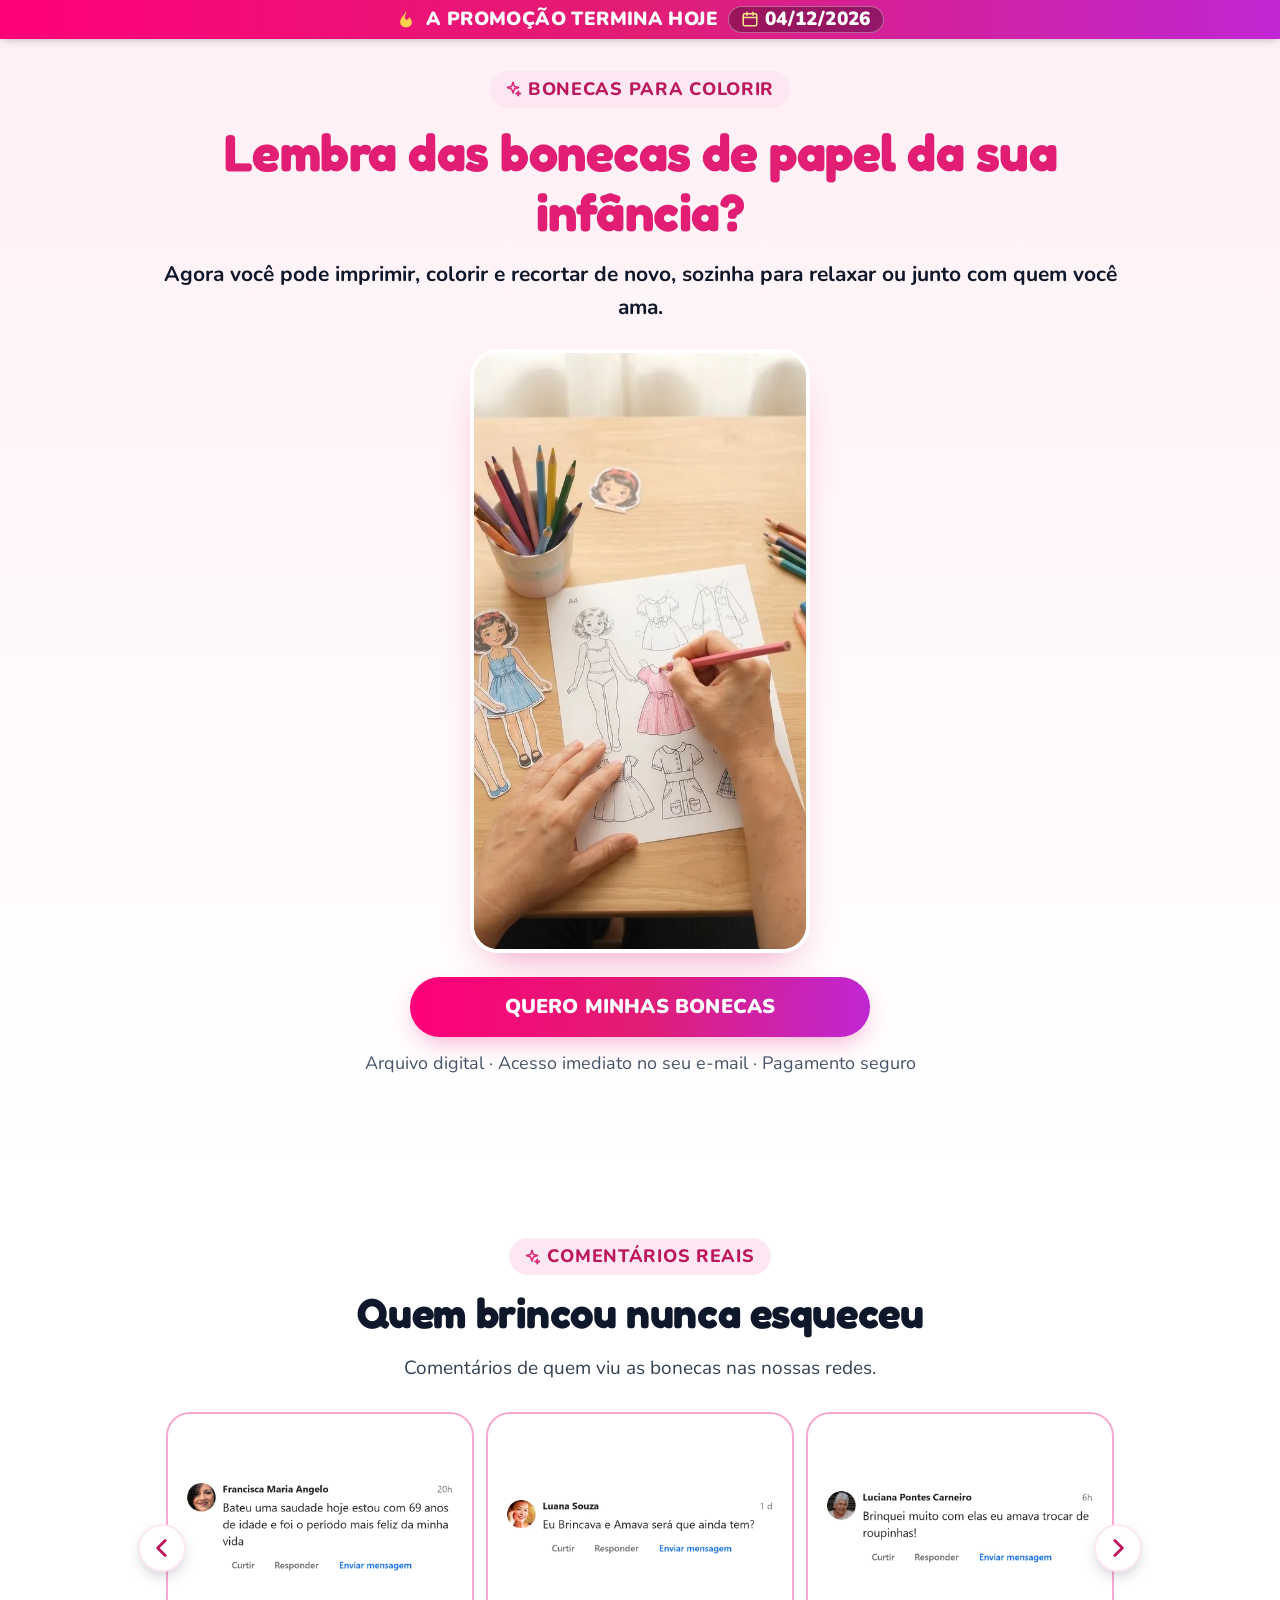
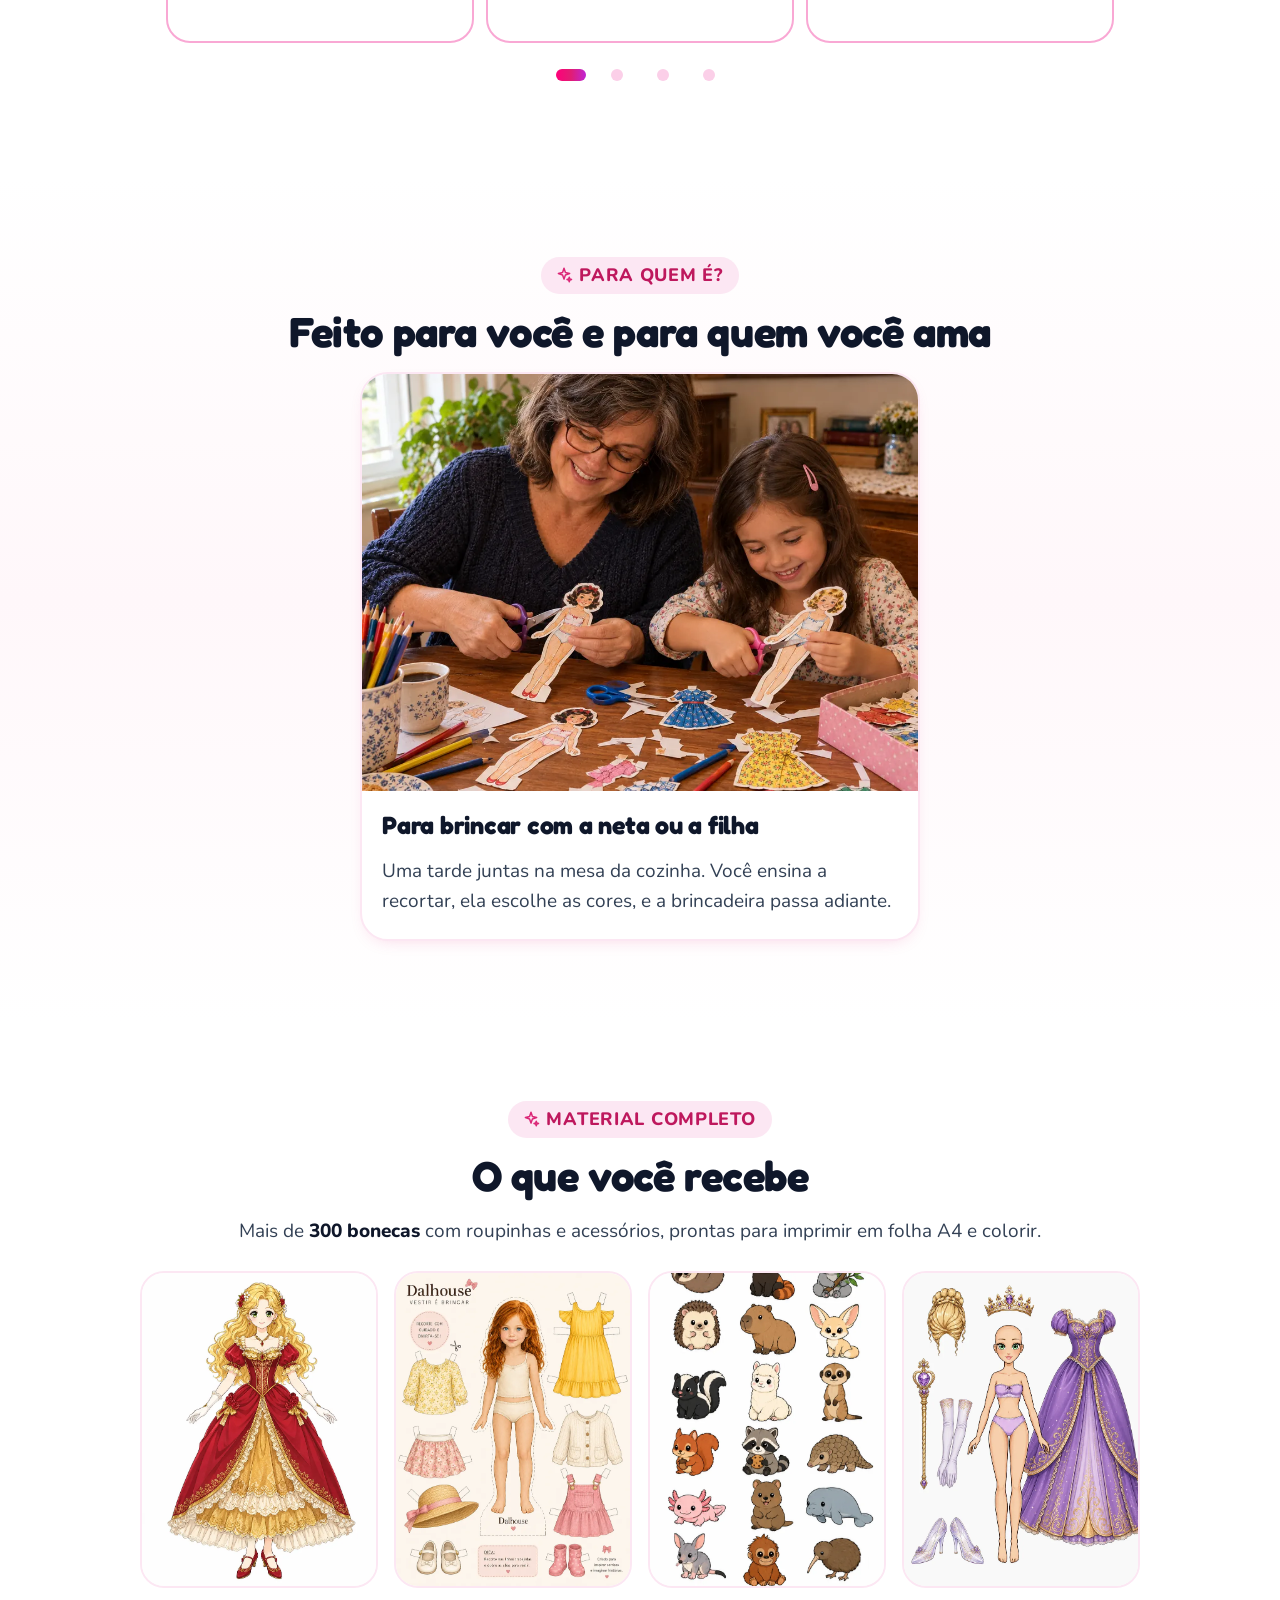
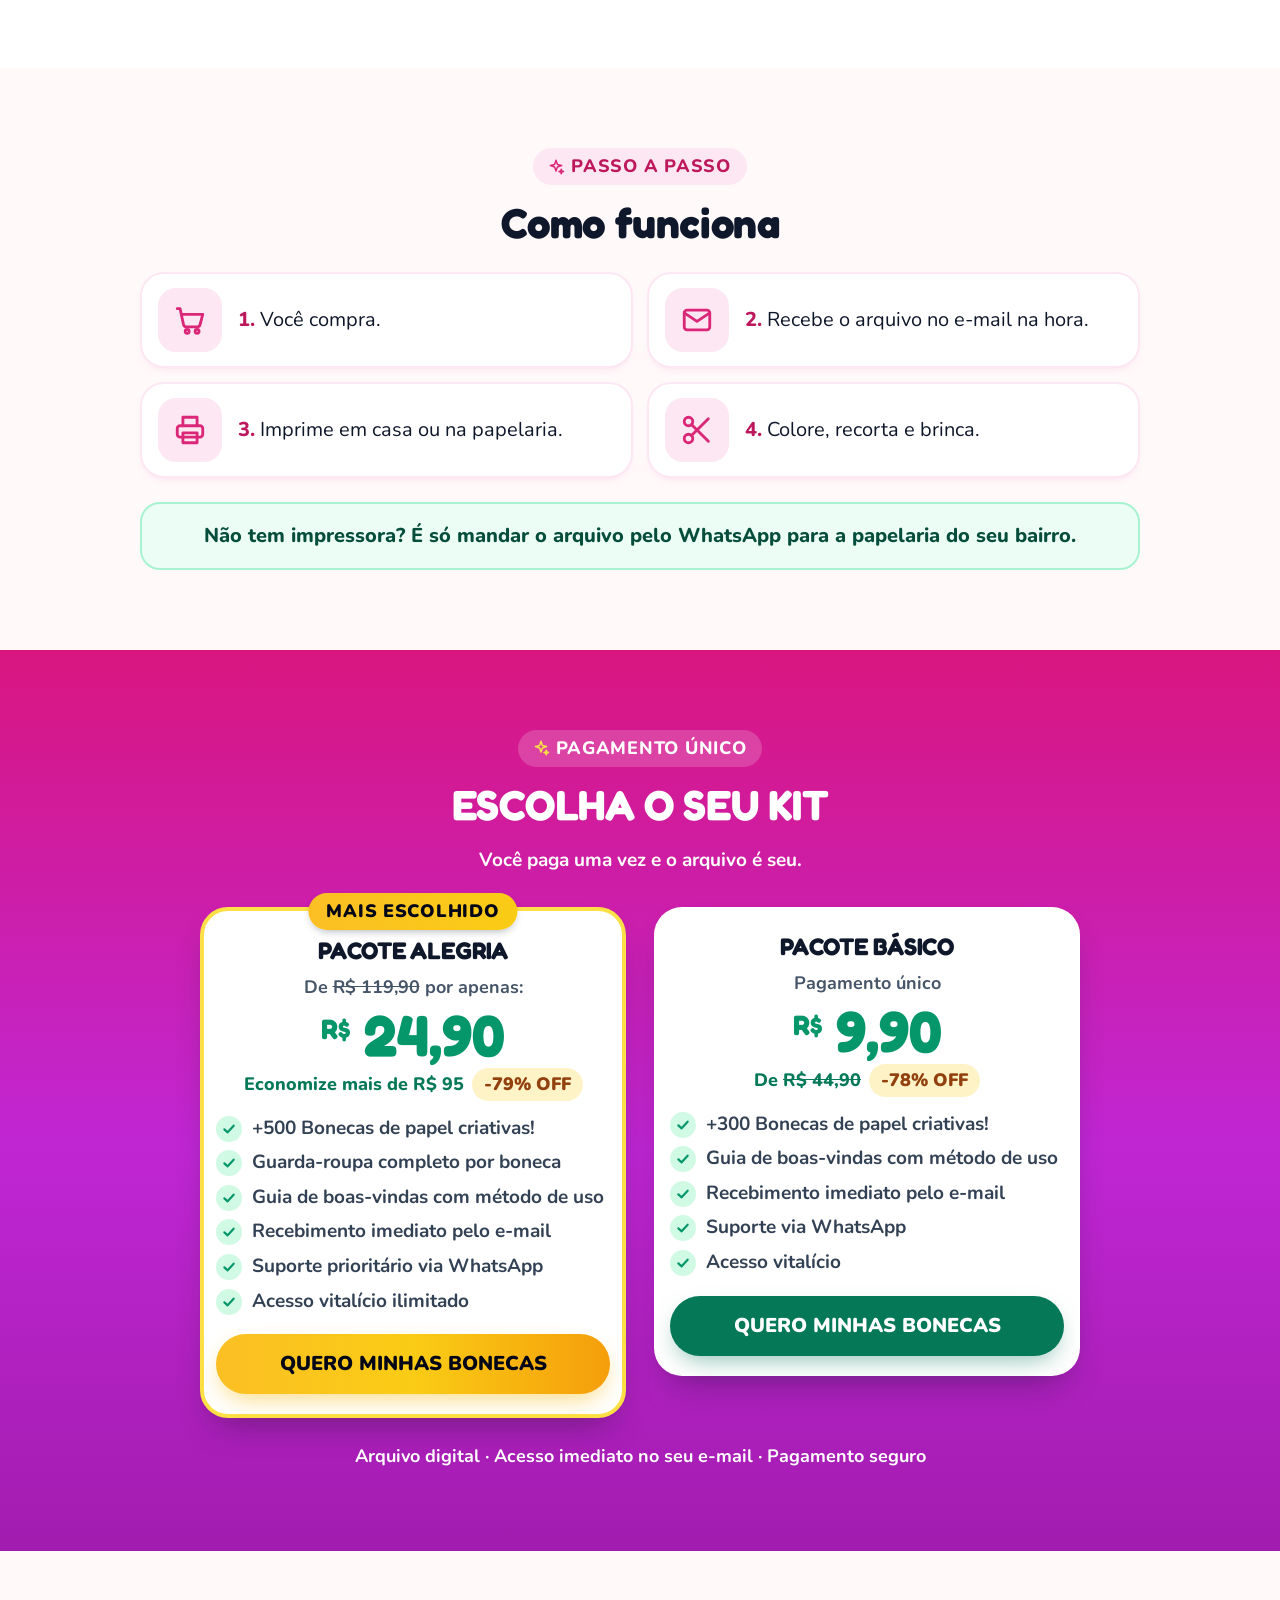
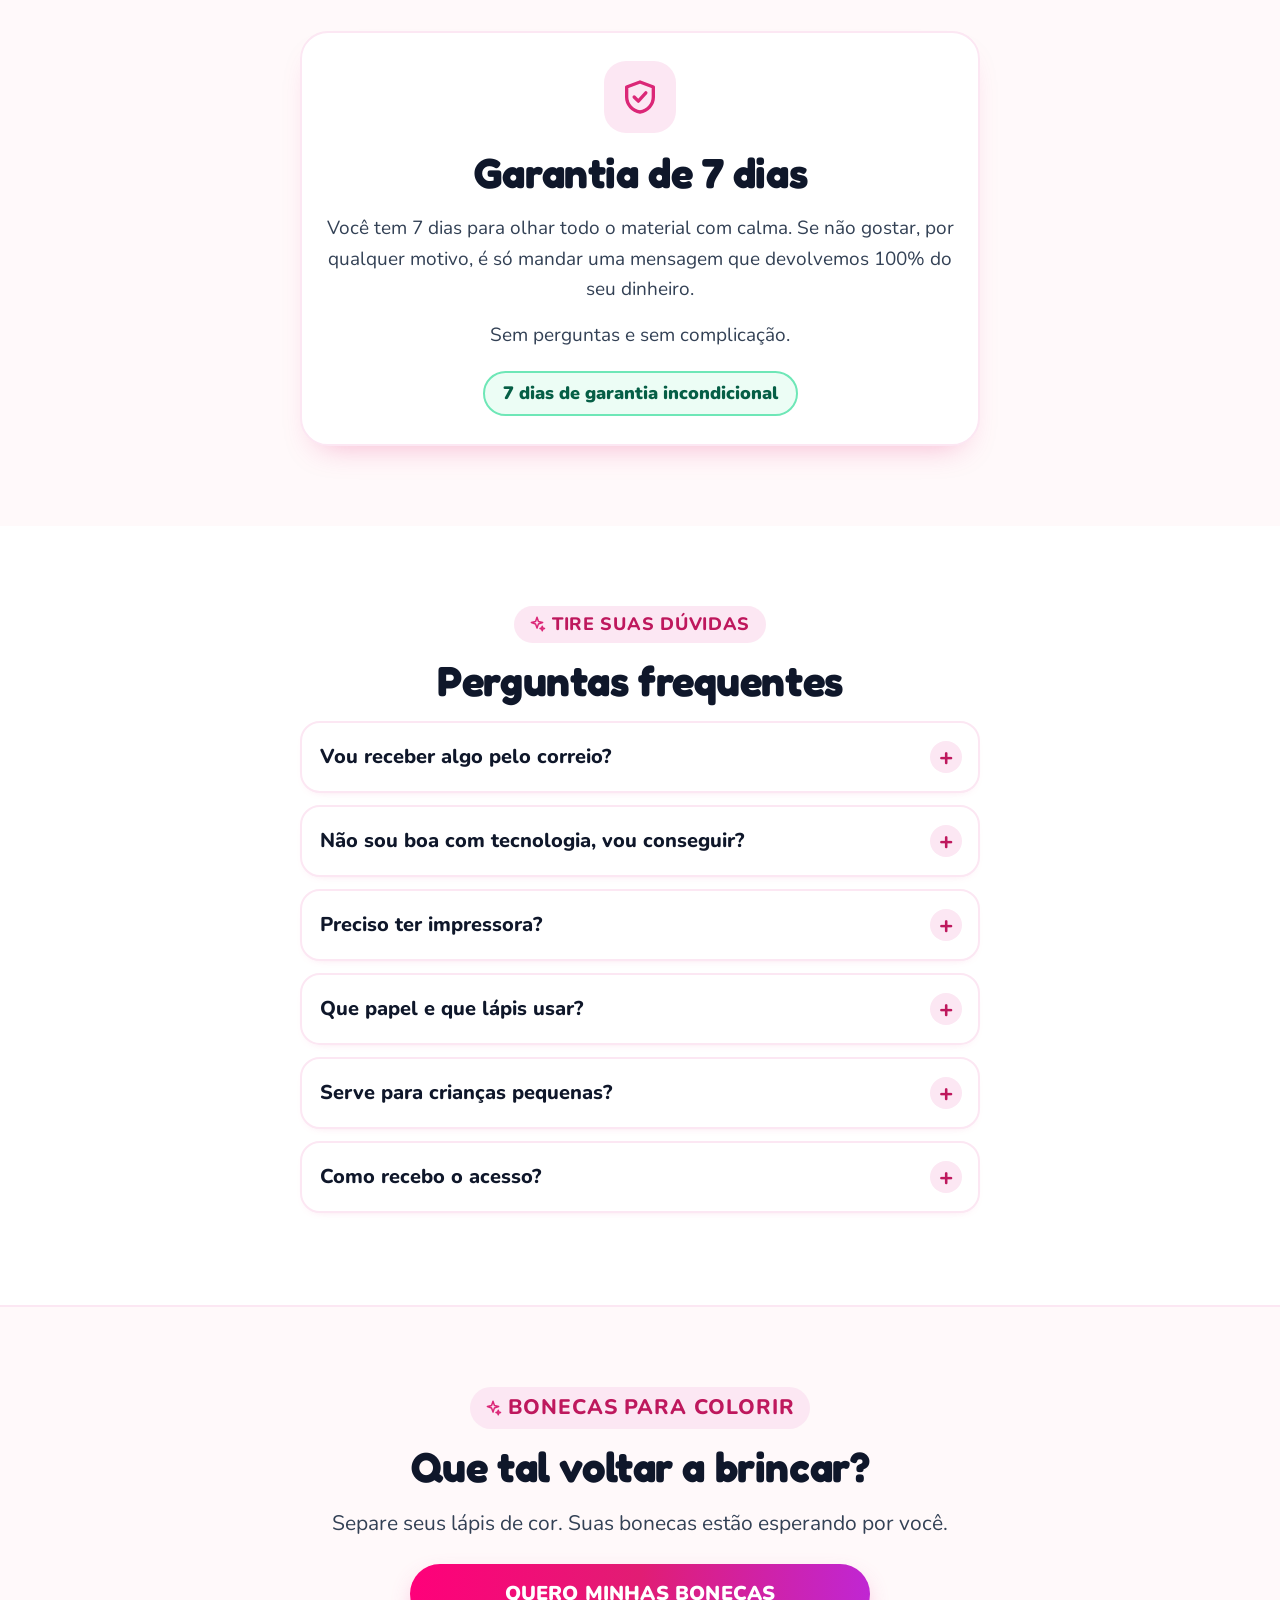
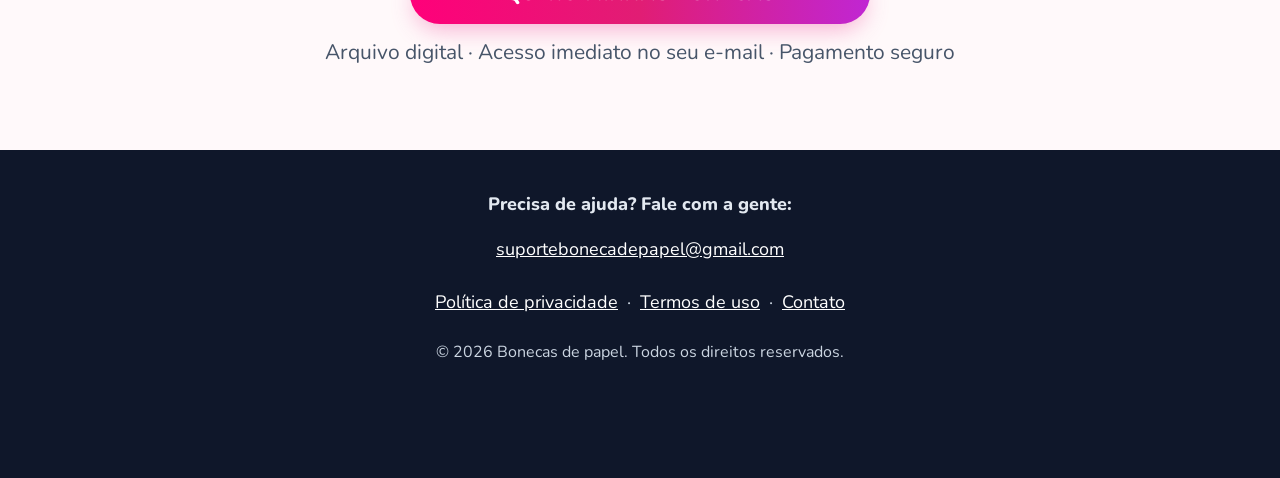
<file: index.html>
<!doctype html>
<html lang="pt-BR">
<head>
  <meta charset="UTF-8" />
  <meta name="viewport" content="width=device-width, initial-scale=1.0" />
  <link rel="icon" href="favicon.ico" sizes="any" />
  <link rel="icon" type="image/png" sizes="32x32" href="favicon-32.png" />
  <link rel="icon" type="image/png" sizes="192x192" href="favicon-192.png" />
  <link rel="apple-touch-icon" href="apple-touch-icon.png" />
  <title>Bonecas de Papel para Colorir · Lembra da sua infância?</title>
  <meta name="description" content="+300 bonecas de papel para imprimir, colorir e recortar. Sozinha para relaxar ou junto com quem você ama. Arquivo digital com acesso imediato." />
  <meta name="theme-color" content="#FFF0F5" />
  <meta property="og:title" content="Lembra das bonecas de papel da sua infância?" />
  <meta property="og:description" content="Agora você pode imprimir, colorir e recortar de novo." />
  <meta property="og:type" content="website" />
  <!-- Imagem de compartilhamento (WhatsApp/Facebook): troque pelo endereço completo do site quando publicar -->
  <meta property="og:image" content="img/capa-video.webp" />

  <!-- =====================================================================
       CONFIGURAÇÃO — troque só aqui (veja o README.md)
       ===================================================================== -->
  <script>
    window.CONFIG = {
      // Link do checkout de cada pacote
      checkout: {
        alegria: 'https://pay.lowify.com.br/go.php?offer=9f3a1b8f',           // R$ 24,90 (card "Pacote Alegria")
        alegriaOferta: 'https://pay.lowify.com.br/go.php?offer=1b1b44d3',     // R$ 16,90 (pop-up que abre ao escolher o Básico)
        basico: 'https://pay.lowify.com.br/checkout.php?product_id=Abi8Xx',   // R$ 9,90 (pop-up: "Quero apenas o Básico")
      },
      // ID do Pixel da Meta (Gerenciador de Eventos > Fontes de dados), só os números
      metaPixelId: 'SEU_PIXEL_ID_META',
      // ID do pixel da Utmify (painel da Utmify > Pixels)
      utmifyPixelId: 'SEU_PIXEL_ID_UTMIFY',
    };
  </script>

  <!-- Pixel da Meta: carrega cedo e envia PageView. Não carrega enquanto o ID for o placeholder. -->
  <script>
    (function (id) {
      if (!id || /^SEU_/.test(id)) return;
      !function(f,b,e,v,n,t,s){if(f.fbq)return;n=f.fbq=function(){n.callMethod?
      n.callMethod.apply(n,arguments):n.queue.push(arguments)};if(!f._fbq)f._fbq=n;
      n.push=n;n.loaded=!0;n.version='2.0';n.queue=[];t=b.createElement(e);t.async=!0;
      t.src=v;s=b.getElementsByTagName(e)[0];s.parentNode.insertBefore(t,s)}(window,
      document,'script','https://connect.facebook.net/en_US/fbevents.js');
      fbq('init', id);
      fbq('track', 'PageView');
    })(window.CONFIG.metaPixelId);
  </script>

  <!-- Utmify: script de UTMs + pixel, carregando cedo para não perder visitas -->
  <script
    src="https://cdn.utmify.com.br/scripts/utms/latest.js"
    data-utmify-prevent-xcod-sck
    data-utmify-prevent-subids
    async
    defer
  ></script>
  <script>
    (function (id) {
      if (!id || /^SEU_/.test(id)) return;
      window.pixelId = id;
      var s = document.createElement('script');
      s.async = true;
      s.defer = true;
      s.src = 'https://cdn.utmify.com.br/scripts/pixel/pixel.js';
      document.head.appendChild(s);
    })(window.CONFIG.utmifyPixelId);
  </script>

  <!-- Fontes (Google Fonts, hospedadas no próprio site para carregar mais rápido no 4G) -->
  <link rel="preload" href="fonts/fredoka-latin.woff2" as="font" type="font/woff2" crossorigin />
  <link rel="preload" href="fonts/nunito-latin.woff2" as="font" type="font/woff2" crossorigin />
  <!-- Capa do vídeo do topo: aparece primeiro na tela, então carrega com prioridade -->
  <link rel="preload" href="img/capa-video.webp" as="image" type="image/webp" fetchpriority="high" />
  <link rel="stylesheet" href="css/style.css" />
</head>
<body>
  <!-- Pixel da Meta para quem está com JavaScript desligado (troque o ID também aqui) -->
  <noscript><img height="1" width="1" style="display:none" alt="" src="https://www.facebook.com/tr?id=SEU_PIXEL_ID_META&amp;ev=PageView&amp;noscript=1" /></noscript>

  <a class="skip" href="#conteudo">Pular para o conteúdo</a>

  <!-- Barra do topo, igual à da página principal: a data é a de hoje (horário de Brasília), preenchida pelo js/main.js -->
  <div class="topo-oferta" role="note">
    <svg class="topo-fogo" viewBox="0 0 24 24" aria-hidden="true"><path d="M12 2c1 3.5-1.5 5-1.5 8 0 1.6 1.2 2.8 2.6 2.8 1.6 0 2.6-1.3 2.4-3.3 2.4 1.9 3.5 4.4 3.5 6.5 0 3.9-3.1 6-7 6s-7-2.4-7-6.3C5 9.8 10.6 7.3 12 2z"/></svg>
    <span>A PROMOÇÃO TERMINA HOJE</span>
    <span class="topo-data">
      <svg viewBox="0 0 24 24" aria-hidden="true"><rect x="3" y="5" width="18" height="16" rx="2"/><path d="M16 3v4M8 3v4M3 10h18"/></svg>
      <span data-hoje class="invisivel">00/00/0000</span>
    </span>
  </div>

  <main id="conteudo">

    <!-- 1. TOPO -->
    <section class="hero">
      <div class="wrap">
        <p class="eyebrow">Bonecas para colorir</p>
        <h1>Lembra das bonecas de papel da sua infância?</h1>
        <p class="lead">
          Agora você pode imprimir, colorir e recortar de novo, sozinha para relaxar ou junto com quem você ama.
        </p>

        <!-- VÍDEO DO TOPO: roda sozinho, sem som, em loop e sem controles. Começa logo depois que a página carrega
             (até lá aparece a capa). Para trocar: substitua video/headline.mp4 (vertical 9:16) e img/capa-video.webp. -->
        <div class="video-hero" data-video>
          <video
            data-src="video/headline.mp4"
            poster="img/capa-video.webp"
            width="1080" height="1920"
            muted
            autoplay
            loop
            playsinline
            preload="none"
            disablepictureinpicture
            disableremoteplayback
            aria-label="Vídeo: mãos colorindo o vestidinho de uma boneca de papel"
          ></video>
        </div>

        <a class="btn" href="#planos">QUERO MINHAS BONECAS</a>
        <p class="micro">Arquivo digital · Acesso imediato no seu <span class="nw">e-mail</span> · Pagamento seguro</p>
      </div>
    </section>

    <!-- 2. PROVA SOCIAL — só prints de comentários REAIS das redes sociais -->
    <section class="prova">
      <div class="wrap">
        <p class="pill">Comentários reais</p>
        <h2>Quem brincou nunca esqueceu</h2>
        <p class="center">Comentários de quem viu as bonecas nas nossas redes.</p>
        

        <!-- CARROSSEL DE COMENTÁRIOS: passa sozinho, um por vez (pausa ao tocar/passar o mouse).
             IMAGENS: prints de comentários REAIS (Instagram/Facebook), em WebP, com nomes e fotos borrados
             se a pessoa não autorizou. Qualquer formato: a imagem aparece inteira, sem corte. Para mais, copie um bloco "car-slide". -->
        <div class="carrossel" data-carrossel aria-roledescription="carrossel" aria-label="Comentários reais">
          <div class="car-viewport">
            <div class="car-track">
              <div class="car-slide">
                <figure class="ph" style="aspect-ratio: 4 / 3" data-ph="img/prova-1.webp — print de comentário real">
                  <img src="img/prova-1.webp" alt="Comentário de Francisca Maria Angelo: Bateu uma saudade hoje, estou com 69 anos de idade e foi o período mais feliz da minha vida" width="866" height="320" loading="lazy" decoding="async" onerror="this.parentNode.classList.add('ph-missing')" />
                </figure>
              </div>
              <div class="car-slide">
                <figure class="ph" style="aspect-ratio: 4 / 3" data-ph="img/prova-2.webp — print de comentário real">
                  <img src="img/prova-2.webp" alt="Comentário de Luana Souza: Eu brincava e amava, será que ainda tem?" width="866" height="216" loading="lazy" decoding="async" onerror="this.parentNode.classList.add('ph-missing')" />
                </figure>
              </div>
              <div class="car-slide">
                <figure class="ph" style="aspect-ratio: 4 / 3" data-ph="img/prova-3.webp — print de comentário real">
                  <img src="img/prova-3.webp" alt="Comentário de Luciana Pontes Carneiro: Brinquei muito com elas, eu amava trocar de roupinhas!" width="866" height="268" loading="lazy" decoding="async" onerror="this.parentNode.classList.add('ph-missing')" />
                </figure>
              </div>
              <div class="car-slide">
                <figure class="ph" style="aspect-ratio: 4 / 3" data-ph="img/prova-4.webp — print de comentário real">
                  <img src="img/prova-4.webp" alt="Comentário de Livia Nogueira Soares: Ah, como eu gostava!" width="866" height="212" loading="lazy" decoding="async" onerror="this.parentNode.classList.add('ph-missing')" />
                </figure>
              </div>
            </div>
          </div>
          <button type="button" class="car-btn car-prev" data-car-prev aria-label="Comentário anterior">
            <svg viewBox="0 0 24 24" aria-hidden="true"><path d="m15 5-7 7 7 7"/></svg>
          </button>
          <button type="button" class="car-btn car-next" data-car-next aria-label="Próximo comentário">
            <svg viewBox="0 0 24 24" aria-hidden="true"><path d="m9 5 7 7-7 7"/></svg>
          </button>
          <div class="car-dots" data-car-dots></div>
        </div>
      </div>
    </section>

    <!-- 3. PARA QUEM É -->
    <section class="para-quem">
      <div class="wrap">
        <p class="pill">Para quem é?</p>
        <h2>Feito para você e para quem você ama</h2>
        <div class="duo duo-um">
          <article class="card">
            <!-- IMAGEM: avó e neta recortando bonecas de papel juntas na mesa da cozinha.
                 Formato 4:3, 1000x750, em WebP. -->
            <figure class="ph" style="aspect-ratio: 4 / 3" data-ph="img/com-a-neta.webp — avó e neta recortando juntas">
              <img
                src="img/com-a-neta.webp"
                alt="Avó e neta sorrindo enquanto recortam bonecas de papel juntas na mesa"
                width="1000" height="750"
                loading="lazy" decoding="async"
                onerror="this.parentNode.classList.add('ph-missing')"
              />
            </figure>
            <h3>Para brincar com a neta ou a filha</h3>
            <p>
              Uma tarde juntas na mesa da cozinha. Você ensina a recortar, ela escolhe as cores,
              e a brincadeira passa adiante.
            </p>
          </article>
        </div>
      </div>
    </section>

    <!-- 4. O QUE VOCÊ RECEBE -->
    <section class="recebe">
      <div class="wrap">
        <p class="pill">Material completo</p>
        <h2>O que você recebe</h2>
        <p class="center">
          Mais de <strong>300 bonecas</strong> com roupinhas e acessórios, prontas para imprimir em folha A4 e colorir.
        </p>

        <!-- AMOSTRAS: capas dos kits, em grade (2 por linha no celular, 4 no computador). Formato 3:4, 750x1000, em WebP. -->
        <div class="amostras">
          <figure class="ph" style="aspect-ratio: 3 / 4" data-ph="img/amostra-1.webp — página de amostra">
            <img src="img/amostra-1.webp" alt="Amostra do kit Bonecas Prontas: princesa de vestido vermelho e dourado" width="750" height="1000" loading="lazy" decoding="async" onerror="this.parentNode.classList.add('ph-missing')" />
          </figure>
          <figure class="ph" style="aspect-ratio: 3 / 4" data-ph="img/amostra-2.webp — página de amostra">
            <img src="img/amostra-2.webp" alt="Amostra do kit Realistas: boneca ruiva com roupinhas, chapéu e sapatos para recortar" width="750" height="1000" loading="lazy" decoding="async" onerror="this.parentNode.classList.add('ph-missing')" />
          </figure>
          <figure class="ph" style="aspect-ratio: 3 / 4" data-ph="img/amostra-3.webp — página de amostra">
            <img src="img/amostra-3.webp" alt="Amostra do kit Pets: bichinhos fofos para recortar" width="750" height="1000" loading="lazy" decoding="async" onerror="this.parentNode.classList.add('ph-missing')" />
          </figure>
          <figure class="ph" style="aspect-ratio: 3 / 4" data-ph="img/amostra-4.webp — página de amostra">
            <img src="img/amostra-4.webp" alt="Amostra do kit Barbies: boneca com vestido lilás, coroa, luvas e sapatos" width="750" height="1000" loading="lazy" decoding="async" onerror="this.parentNode.classList.add('ph-missing')" />
          </figure>
        </div>
      </div>
    </section>

    <!-- 5. COMO FUNCIONA -->
    <section class="passos">
      <div class="wrap">
        <p class="pill">Passo a passo</p>
        <h2>Como funciona</h2>
        <ol class="steps">
          <li>
            <span class="step-icon" aria-hidden="true">
              <svg viewBox="0 0 24 24"><path d="M3 4h2l2.4 11.2a2 2 0 0 0 2 1.6h7.7a2 2 0 0 0 2-1.5L21 8H6.2"/><circle cx="10" cy="20" r="1.4"/><circle cx="17" cy="20" r="1.4"/></svg>
            </span>
            <span class="step-text"><strong>1.</strong> Você compra.</span>
          </li>
          <li>
            <span class="step-icon" aria-hidden="true">
              <svg viewBox="0 0 24 24"><rect x="3" y="5" width="18" height="14" rx="2"/><path d="m3 7 9 6 9-6"/></svg>
            </span>
            <span class="step-text"><strong>2.</strong> Recebe o arquivo no <span class="nw">e-mail</span> na hora.</span>
          </li>
          <li>
            <span class="step-icon" aria-hidden="true">
              <svg viewBox="0 0 24 24"><path d="M7 9V3h10v6"/><rect x="3" y="9" width="18" height="8" rx="2"/><path d="M7 14h10v7H7z"/></svg>
            </span>
            <span class="step-text"><strong>3.</strong> Imprime em casa ou na papelaria.</span>
          </li>
          <li>
            <span class="step-icon" aria-hidden="true">
              <svg viewBox="0 0 24 24"><circle cx="6" cy="6" r="3"/><circle cx="6" cy="18" r="3"/><path d="M8.1 8.1 20 20M8.1 15.9 20 4"/></svg>
            </span>
            <span class="step-text"><strong>4.</strong> Colore, recorta e brinca.</span>
          </li>
        </ol>
        <p class="apoio">
          Não tem impressora? É só mandar o arquivo pelo WhatsApp para a papelaria do seu bairro.
        </p>
      </div>
    </section>

    <!-- 7. OFERTA E PREÇOS -->
    <section class="planos" id="planos">
      <div class="wrap">
        <p class="pill">Pagamento único</p>
        <h2>Escolha o seu kit</h2>
        <p class="center planos-sub">Você paga uma vez e o arquivo é seu.</p>

        <div class="cards">
          <!-- PACOTE ALEGRIA (em destaque, igual à página principal) -->
          <article class="plano plano-destaque">
            <p class="selo">Mais escolhido</p>
            <h3>PACOTE ALEGRIA</h3>
            <p class="de">De <s>R$ 119,90</s> por apenas:</p>
            <p class="preco"><span class="rs">R$</span> 24,90</p>
            <p class="economia"><span>Economize mais de R$ 95</span> <span class="off">-79% OFF</span></p>
            <ul class="itens">
              <li>+500 Bonecas de papel criativas!</li>
              <li>Guarda-roupa completo por boneca</li>
              <li>Guia de boas-vindas com método de uso</li>
              <li>Recebimento imediato pelo <span class="nw">e-mail</span></li>
              <li>Suporte prioritário via WhatsApp</li>
              <li>Acesso vitalício ilimitado</li>
            </ul>
            <a class="btn" href="#planos" data-checkout="alegria" data-price="24.90">QUERO MINHAS BONECAS</a>
          </article>

          <!-- PACOTE BÁSICO: o botão abre o pop-up com a oferta do Pacote Alegria por R$ 16,90 -->
          <article class="plano">
            <h3>PACOTE BÁSICO</h3>
            <p class="de">Pagamento único</p>
            <p class="preco"><span class="rs">R$</span> 9,90</p>
            <p class="economia"><span>De <s>R$ 44,90</s></span> <span class="off">-78% OFF</span></p>
            <ul class="itens">
              <li>+300 Bonecas de papel criativas!</li>
              <li>Guia de boas-vindas com método de uso</li>
              <li>Recebimento imediato pelo <span class="nw">e-mail</span></li>
              <li>Suporte via WhatsApp</li>
              <li>Acesso vitalício</li>
            </ul>
            <button type="button" class="btn btn-basico" data-open-oferta>QUERO MINHAS BONECAS</button>
          </article>
        </div>
        <p class="micro center">Arquivo digital · Acesso imediato no seu <span class="nw">e-mail</span> · Pagamento seguro</p>
      </div>
    </section>

    <!-- 8. GARANTIA -->
    <section class="garantia">
      <div class="wrap narrow">
        <div class="garantia-card">
          <div class="garantia-icon" aria-hidden="true">
            <svg viewBox="0 0 24 24"><path d="M12 3 4 6v6c0 4.4 3.4 8.4 8 9 4.6-.6 8-4.6 8-9V6z"/><path d="m8.5 12 2.5 2.5 4.5-5"/></svg>
          </div>
          <h2>Garantia de 7 dias</h2>
          <p>
            Você tem 7 dias para olhar todo o material com calma. Se não gostar, por qualquer motivo,
            é só mandar uma mensagem que devolvemos 100% do seu dinheiro.
          </p>
          <p>Sem perguntas e sem complicação.</p>
          <p class="garantia-selo">7 dias de garantia incondicional</p>
        </div>
      </div>
    </section>

    <!-- 9. PERGUNTAS FREQUENTES -->
    <section class="faq">
      <div class="wrap narrow">
        <p class="pill">Tire suas dúvidas</p>
        <h2>Perguntas frequentes</h2>

        <details>
          <summary>Vou receber algo pelo correio?</summary>
          <p>
            Não. É um arquivo digital, em PDF, para você imprimir. Nada chega pelo correio,
            e por isso você recebe na hora.
          </p>
        </details>

        <details>
          <summary>Não sou boa com tecnologia, vou conseguir?</summary>
          <p>
            Vai, sim. Depois do pagamento, chega um <span class="nw">e-mail</span> com o link para abrir o arquivo.
            É só tocar nele. Se precisar de ajuda em qualquer passo, fale com a gente pelo WhatsApp.
          </p>
        </details>

        <details>
          <summary>Preciso ter impressora?</summary>
          <p>
            Não. Você pode mandar o arquivo pelo WhatsApp para a papelaria do seu bairro e buscar
            as folhas impressas. Se tiver impressora em casa, também funciona.
          </p>
        </details>

        <details>
          <summary>Que papel e que lápis usar?</summary>
          <p>
            Papel sulfite comum já funciona. Para as bonecas ficarem mais firmes, use um papel um pouco
            mais grosso, de 120 g a 180 g, que toda papelaria tem. Para colorir, lápis de cor comum é o ideal.
          </p>
        </details>

        <details>
          <summary>Serve para crianças pequenas?</summary>
          <p>
            Serve para colorir junto. As peças são pequenas e o recorte usa tesoura, então as crianças
            devem brincar sempre com a supervisão de um adulto.
          </p>
        </details>

        <details>
          <summary>Como recebo o acesso?</summary>
          <p>
            Assim que o pagamento é aprovado, você recebe no seu <span class="nw">e-mail</span> o link para baixar o arquivo.
            Se não encontrar, olhe também a caixa de spam ou fale com a gente pelo WhatsApp.
          </p>
        </details>
      </div>
    </section>

    <!-- 10. CHAMADA FINAL -->
    <section class="final">
      <div class="wrap narrow">
        <p class="pill">Bonecas para colorir</p>
        <h2>Que tal voltar a brincar?</h2>
        <p>Separe seus lápis de cor. Suas bonecas estão esperando por você.</p>
        <a class="btn" href="#planos">QUERO MINHAS BONECAS</a>
        <p class="micro">Arquivo digital · Acesso imediato no seu <span class="nw">e-mail</span> · Pagamento seguro</p>
      </div>
    </section>
  </main>

  <!-- 11. RODAPÉ -->
  <footer class="rodape">
    <div class="wrap">
      <p class="rodape-titulo">Precisa de ajuda? Fale com a gente:</p>
      <p>
        <a href="mailto:suportebonecadepapel@gmail.com">suportebonecadepapel@gmail.com</a>
      </p>
      <p class="rodape-links">
        <a href="privacidade.html">Política de privacidade</a>
        <span aria-hidden="true">·</span>
        <a href="termos.html">Termos de uso</a>
        <span aria-hidden="true">·</span>
        <a href="mailto:suportebonecadepapel@gmail.com">Contato</a>
      </p>
      <p class="rodape-copy">© 2026 Bonecas de papel. Todos os direitos reservados.</p>
    </div>
  </footer>

  <!-- BARRA FIXA DE COMPRA: aparece depois do topo e some quando os pacotes ou a chamada final estão na tela -->
  <div class="barra-compra" data-barra-compra hidden>
    <p class="barra-preco">A partir de <strong>R$ 9,90</strong> · Pix ou cartão</p>
    <a class="btn" href="#planos">QUERO MINHAS BONECAS</a>
  </div>

  <!-- POP-UP: abre ao tocar no botão do Pacote Básico (mesma lógica da página principal) -->
  <dialog id="oferta" class="oferta" aria-labelledby="oferta-titulo">
    <div class="oferta-inner">
    <button type="button" class="oferta-fechar" data-close-oferta aria-label="Fechar">&times;</button>
    <h2 id="oferta-titulo">Espere! Que tal levar o Pacote Alegria?</h2>
    <p class="oferta-sub">Só R$ 7,00 a mais que o Básico.</p>

    <div class="oferta-box">
      <p class="oferta-nome">PACOTE ALEGRIA</p>
      <p class="de">De <s>R$ 24,90</s> por apenas:</p>
      <p class="preco"><span class="rs">R$</span> 16,90</p>
      <ul class="itens">
        <li>+500 bonecas (em vez de 300)</li>
        <li>Guarda-roupa completo</li>
        <li>Suporte prioritário</li>
      </ul>
    </div>

    <a class="btn btn-ouro" href="#planos" data-checkout="alegriaOferta" data-price="16.90">SIM! QUERO O PACOTE ALEGRIA POR R$ 16,90</a>
    <a class="oferta-recusar" href="#planos" data-checkout="basico" data-price="9.90">Não, obrigada. Quero apenas o Básico por R$ 9,90</a>
    </div>
  </dialog>

  <script src="js/main.js" defer></script>
</body>
</html>
</file>
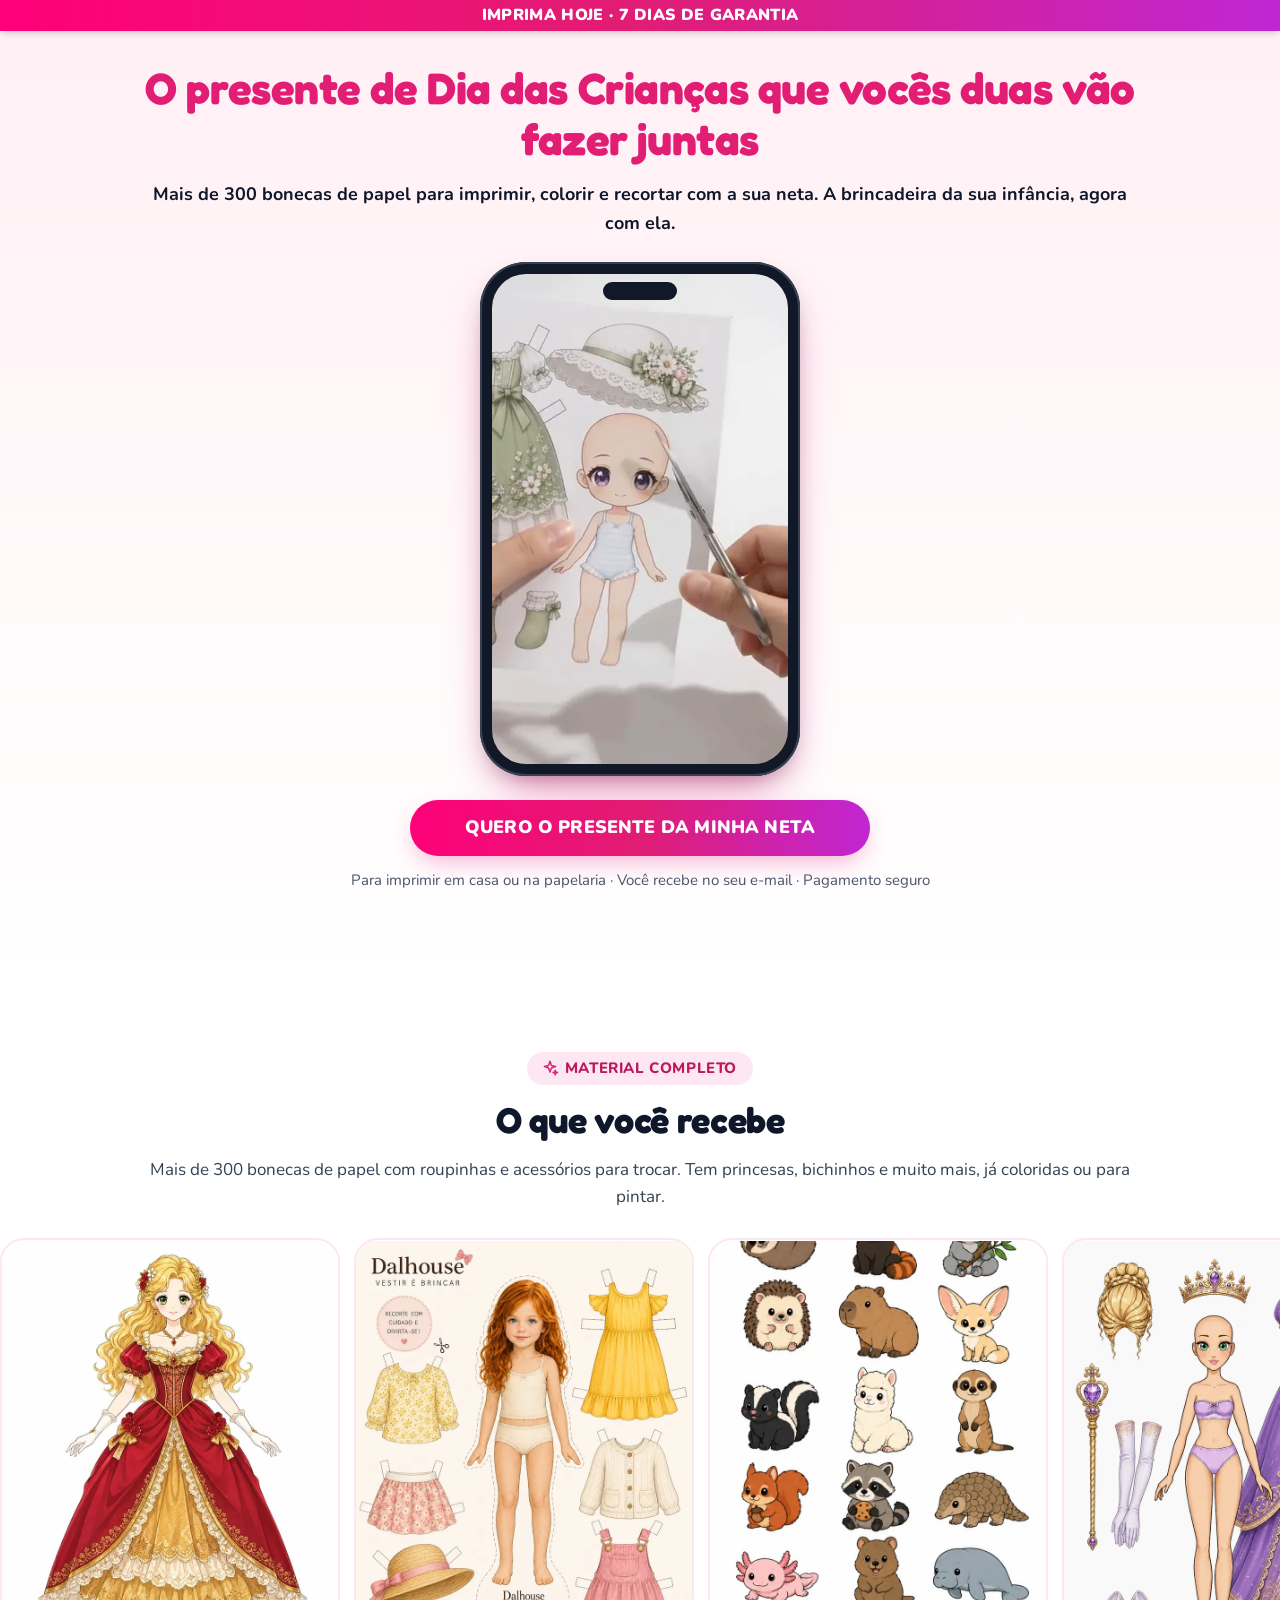
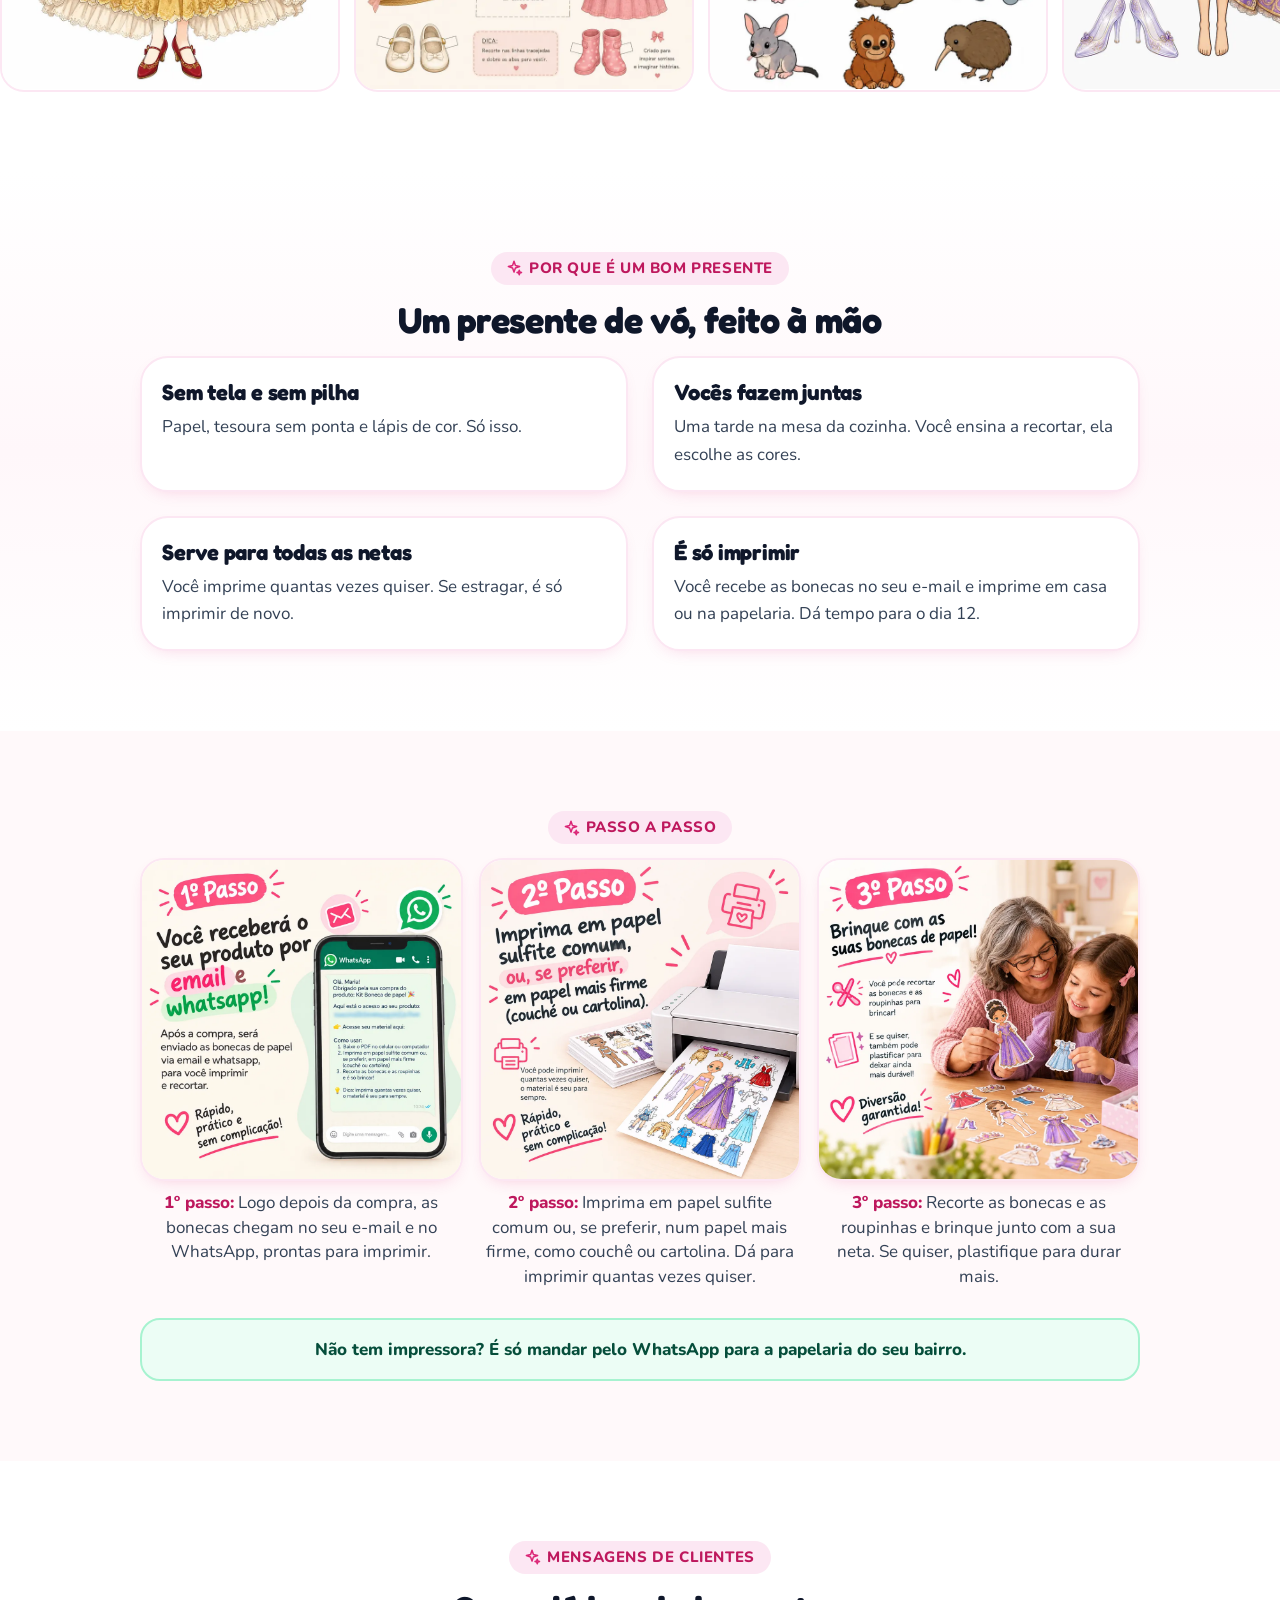
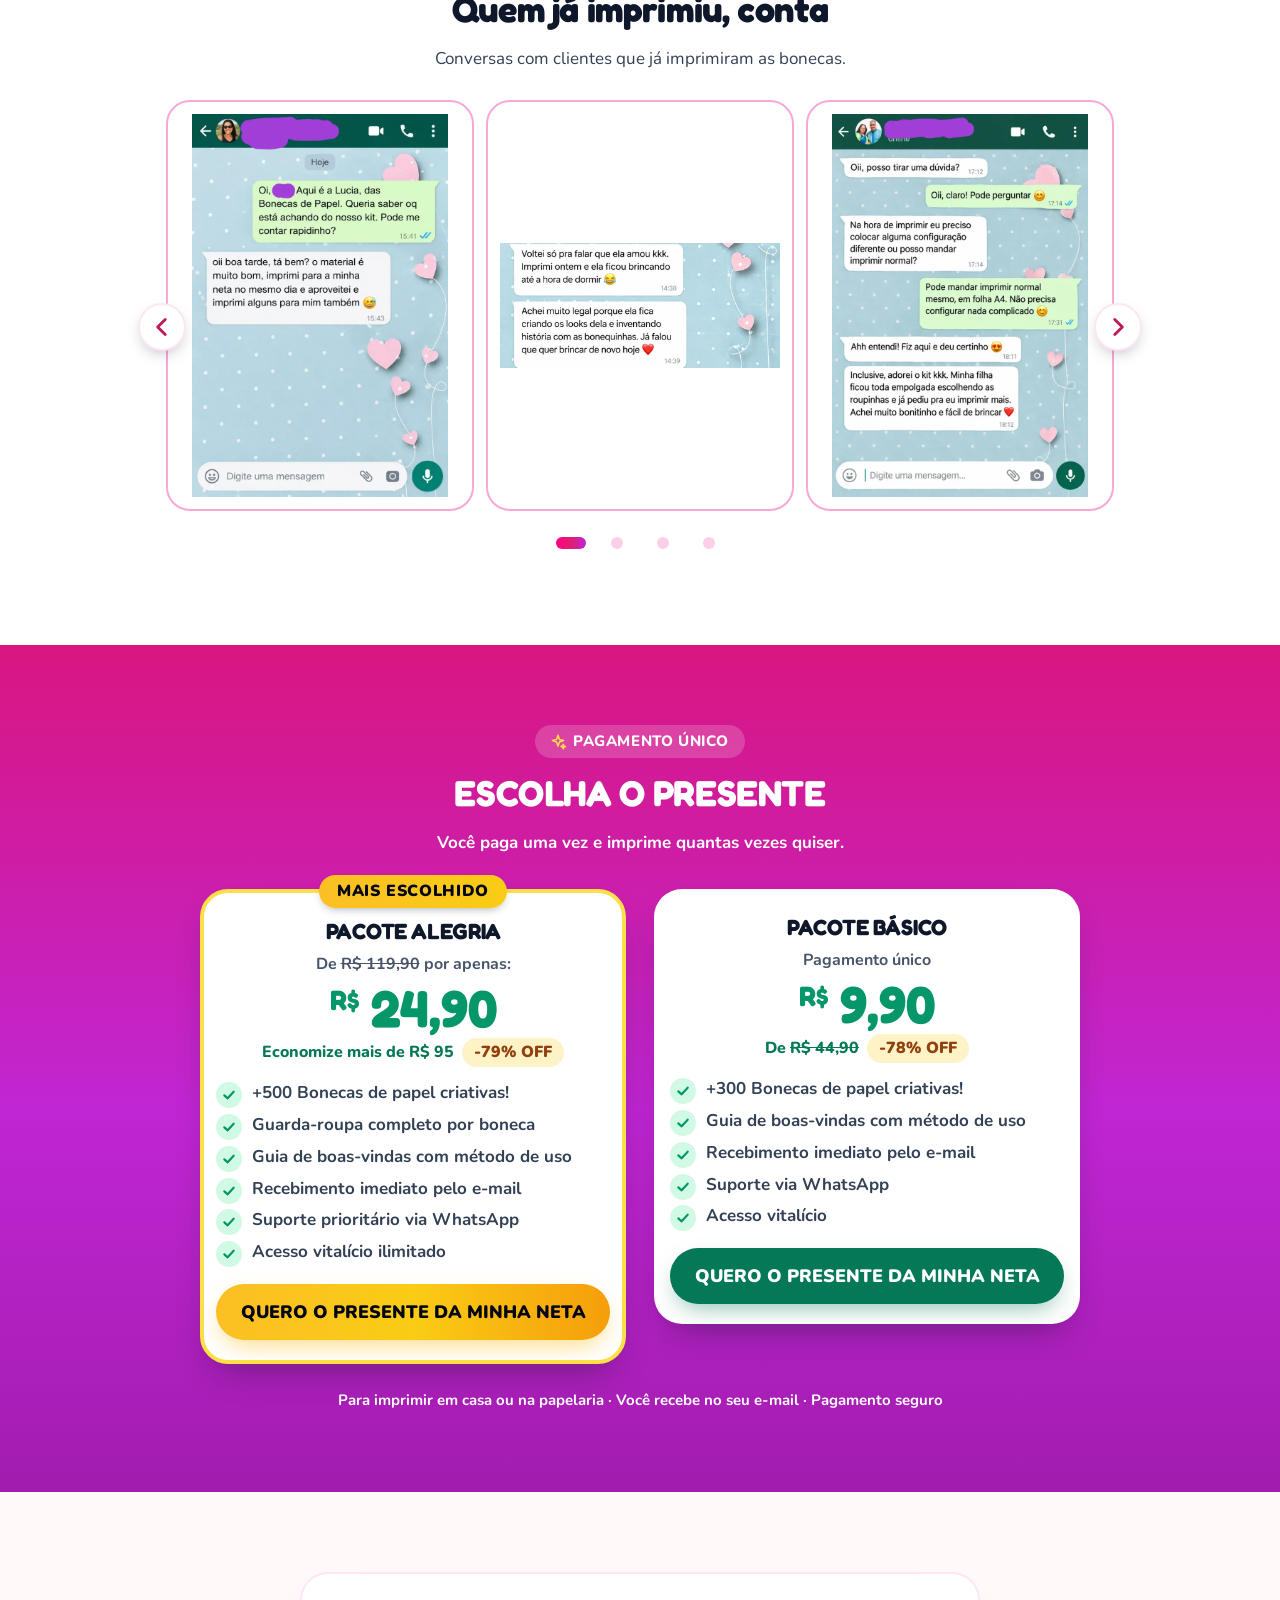
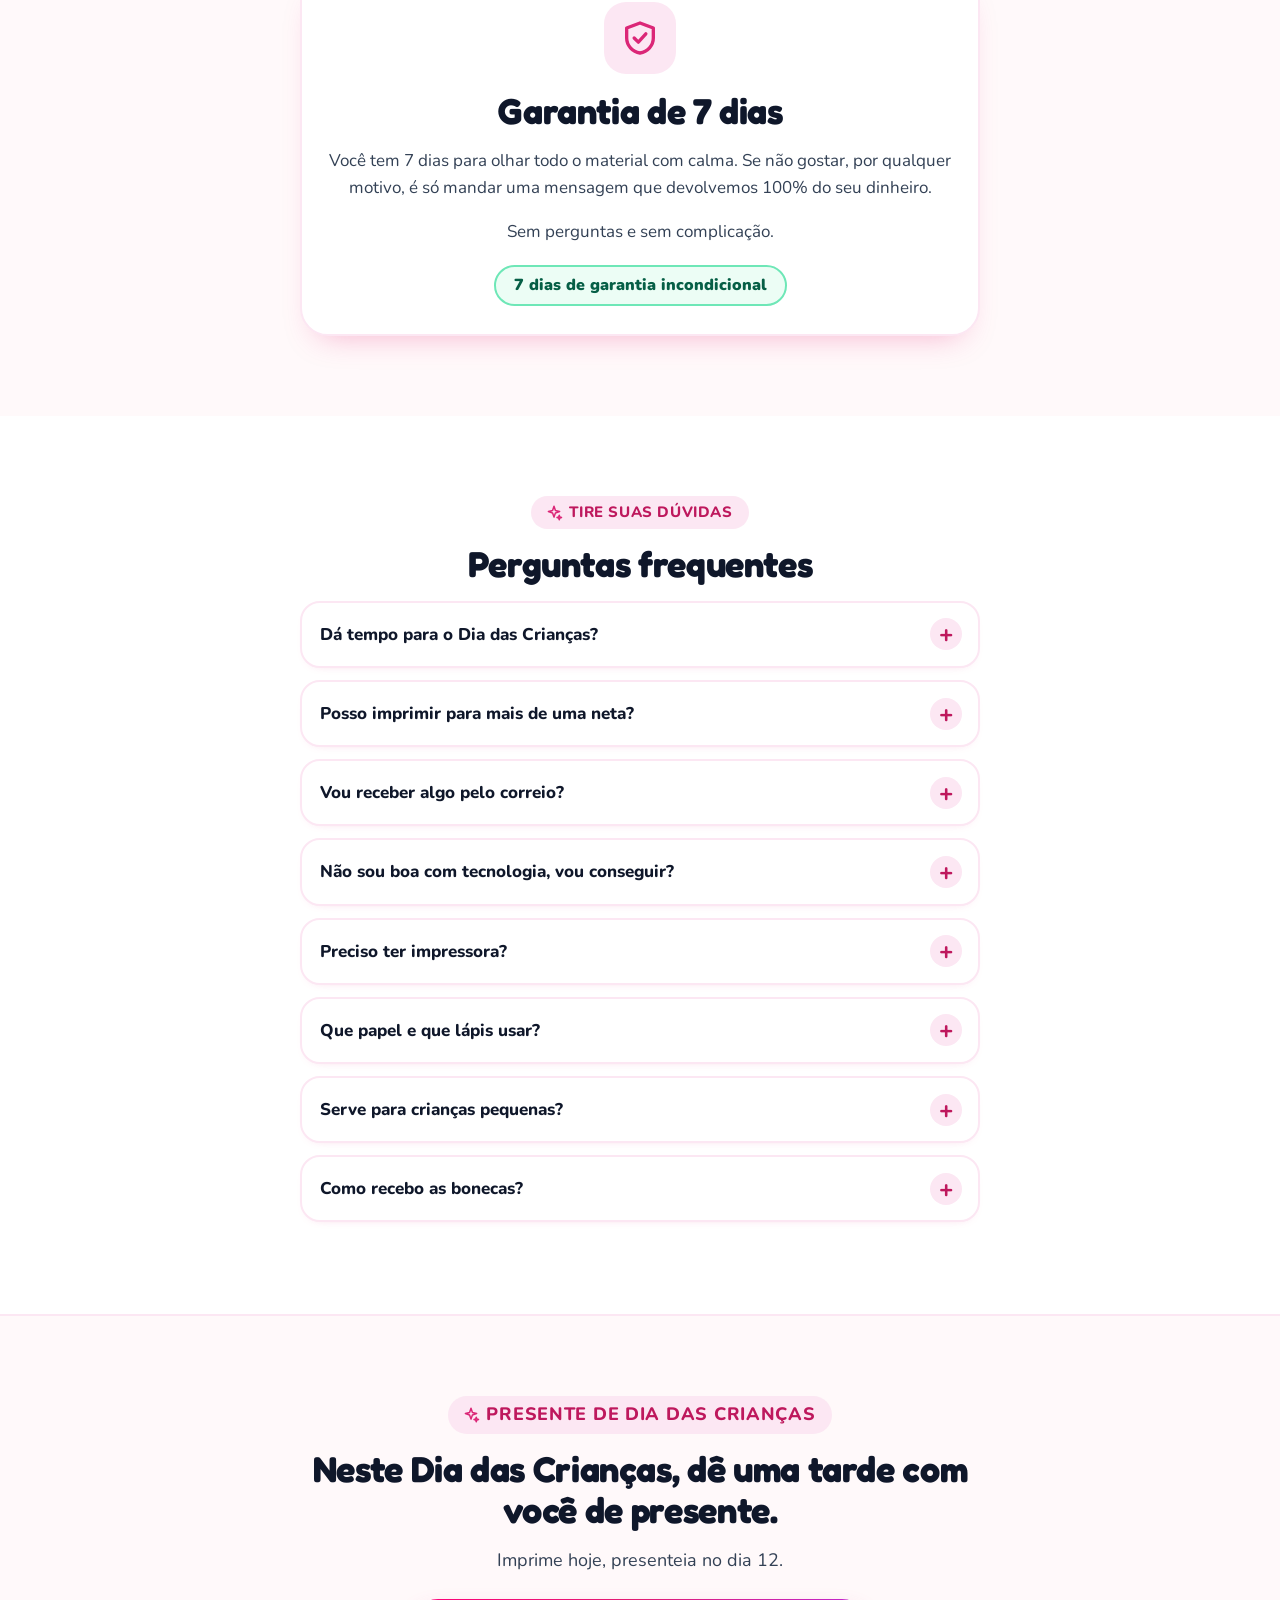
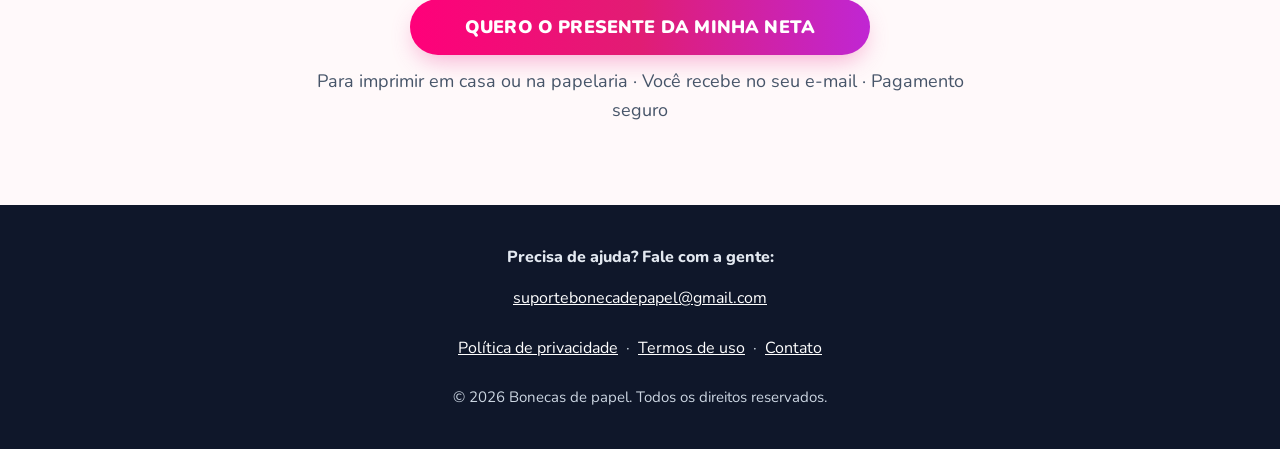
<file: dia-das-criancas.html>
<!doctype html>
<html lang="pt-BR">
<head>
  <meta charset="UTF-8" />
  <meta name="viewport" content="width=device-width, initial-scale=1.0" />
  <link rel="icon" href="favicon.ico" sizes="any" />
  <link rel="icon" type="image/png" sizes="32x32" href="favicon-32.png" />
  <link rel="icon" type="image/png" sizes="192x192" href="favicon-192.png" />
  <link rel="apple-touch-icon" href="apple-touch-icon.png" />
  <!-- DIA-DAS-CRIANCAS -->
  <title>Bonecas de Papel · Presente de Dia das Crianças da vó para a neta</title>
  <meta name="description" content="Mais de 300 bonecas de papel para imprimir, colorir e recortar com a neta. Você recebe no seu e-mail e imprime hoje mesmo." />
  <meta name="theme-color" content="#FFF0F5" />
  <!-- DIA-DAS-CRIANCAS -->
  <meta property="og:title" content="Bonecas de Papel · Presente de Dia das Crianças da vó para a neta" />
  <meta property="og:description" content="Mais de 300 bonecas de papel para imprimir, colorir e recortar com a neta. Você recebe no seu e-mail e imprime hoje mesmo." />
  <meta property="og:type" content="website" />
  <!-- Imagem de compartilhamento (WhatsApp/Facebook): troque pelo endereço completo do site quando publicar -->
  <meta property="og:image" content="img/com-a-neta.webp" />

  <!-- =====================================================================
       CONFIGURAÇÃO — troque só aqui (veja o README.md).
       Versão de Dia das Crianças: os mesmos links e IDs do index.html. Se mudar lá, mude aqui também.
       ===================================================================== -->
  <script>
    window.CONFIG = {
      // Link do checkout de cada pacote
      checkout: {
        alegria: 'https://pay.lowify.com.br/go.php?offer=9f3a1b8f',           // R$ 24,90 (card "Pacote Alegria")
        alegriaOferta: 'https://pay.lowify.com.br/go.php?offer=1b1b44d3',     // R$ 16,90 (pop-up que abre ao escolher o Básico)
        basico: 'https://pay.lowify.com.br/checkout.php?product_id=Abi8Xx',   // R$ 9,90 (pop-up: "Quero apenas o Básico")
      },
      // ID do Pixel da Meta (Gerenciador de Eventos > Fontes de dados), só os números
      metaPixelId: '28495933450061127',
      // ID do pixel da Utmify (painel da Utmify > Pixels)
      utmifyPixelId: '6ac5c95512656330f287a312',
      // ID do projeto no Microsoft Clarity (clarity.microsoft.com > Settings > Overview)
      clarityId: 'ytkietj34k',
    };
  </script>

  <!-- Pixel da Meta: carrega cedo e envia PageView. Não carrega enquanto o ID for o placeholder. -->
  <script>
    (function (id) {
      if (!id || /^SEU_/.test(id)) return;
      !function(f,b,e,v,n,t,s){if(f.fbq)return;n=f.fbq=function(){n.callMethod?
      n.callMethod.apply(n,arguments):n.queue.push(arguments)};if(!f._fbq)f._fbq=n;
      n.push=n;n.loaded=!0;n.version='2.0';n.queue=[];t=b.createElement(e);t.async=!0;
      t.src=v;s=b.getElementsByTagName(e)[0];s.parentNode.insertBefore(t,s)}(window,
      document,'script','https://connect.facebook.net/en_US/fbevents.js');
      fbq('init', id);
      fbq('track', 'PageView');
    })(window.CONFIG.metaPixelId);
  </script>

  <!-- Utmify: script de UTMs + pixel, carregando cedo para não perder visitas -->
  <script
    src="https://cdn.utmify.com.br/scripts/utms/latest.js"
    data-utmify-prevent-xcod-sck
    data-utmify-prevent-subids
    async
    defer
  ></script>
  <script>
    (function (id) {
      if (!id || /^SEU_/.test(id)) return;
      window.pixelId = id;
      var s = document.createElement('script');
      s.async = true;
      s.defer = true;
      s.src = 'https://cdn.utmify.com.br/scripts/pixel/pixel.js';
      document.head.appendChild(s);
    })(window.CONFIG.utmifyPixelId);
  </script>

  <!-- Microsoft Clarity: gravações de sessão e mapas de calor. Não carrega enquanto o ID for o placeholder. -->
  <script>
    (function (id) {
      if (!id || /^SEU_/.test(id)) return;
      (function(c,l,a,r,i,t,y){
        c[a]=c[a]||function(){(c[a].q=c[a].q||[]).push(arguments)};
        t=l.createElement(r);t.async=1;t.src="https://www.clarity.ms/tag/"+i;
        y=l.getElementsByTagName(r)[0];y.parentNode.insertBefore(t,y);
      })(window, document, "clarity", "script", id);
    })(window.CONFIG.clarityId);
  </script>

  <!-- Fontes (Google Fonts, hospedadas no próprio site para carregar mais rápido no 4G) -->
  <link rel="preload" href="fonts/fredoka-latin.woff2" as="font" type="font/woff2" crossorigin />
  <link rel="preload" href="fonts/nunito-latin.woff2" as="font" type="font/woff2" crossorigin />
  <!-- Capa do vídeo do topo: aparece primeiro na tela, então carrega com prioridade -->
  <link rel="preload" href="img/capa-demo.webp" as="image" type="image/webp" fetchpriority="high" />
  <link rel="stylesheet" href="css/style.css" />

  <!-- Ajustes só desta versão (o css/style.css é o mesmo da página principal e não foi alterado) -->
  <style>
    /* Vídeo do topo dentro de uma moldura de celular */
    .celular {
      position: relative;
      width: 100%;
      max-width: 290px;
      margin: 24px auto;
      padding: 12px;
      border-radius: 46px;
      background: #111827;
      box-shadow:
        0 0 0 2px #374151 inset,
        0 24px 48px -18px rgba(225, 29, 116, 0.55),
        0 10px 24px -12px rgba(15, 23, 42, 0.5);
    }
    /* Alto-falante/câmera no topo da moldura */
    .celular::before {
      content: '';
      position: absolute;
      top: 20px;
      left: 50%;
      z-index: 2;
      width: 74px;
      height: 18px;
      margin-left: -37px;
      border-radius: 999px;
      background: #111827;
    }
    .celular-tela {
      position: relative;
      aspect-ratio: 480 / 794;
      border-radius: 34px;
      overflow: hidden;
      background: #fff url('img/capa-demo.webp') center / cover no-repeat;
    }
    .celular-tela video {
      display: block;
      width: 100%;
      height: 100%;
      object-fit: cover;
      pointer-events: none; /* sem controles nem pausa ao tocar */
    }
    @media (min-width: 760px) {
      .celular {
        max-width: 320px;
      }
    }
    /* Botões com texto maior: se quebrar em duas linhas, fica bem espaçado */
    .btn {
      line-height: 1.25;
    }
    /* Cards sem foto em "Por que é um bom presente" */
    .card-texto {
      padding-top: 22px;
    }
    .card-texto h3 {
      margin-bottom: 8px;
    }
    /* Faixa das amostras em "O que você recebe": passa sozinha, sem parar, de ponta a ponta da tela.
       O trilho tem as fotos duas vezes e anda metade do seu tamanho: a volta emenda sem "pulo". */
    .recebe {
      overflow: hidden;
    }
    .faixa {
      margin-top: 28px;
      overflow: hidden;
    }
    .faixa-track {
      display: flex;
      width: max-content;
      animation: faixa-passa 54s linear infinite;
    }
    .faixa:hover .faixa-track,
    .zoom-aberto .faixa-track {
      animation-play-state: paused;
    }
    .faixa-item {
      flex: 0 0 auto;
      width: 46vw; /* no celular: quase 2 por tela */
      max-width: 340px;
      margin: 0 14px 0 0;
      border: 2px solid var(--pink-100);
      background: #fff;
      cursor: zoom-in;
    }
    /* Foto inteira dentro do card, sem corte (há fotos quadradas e mais largas que altas) */
    .faixa-item img {
      object-fit: contain;
    }
    @keyframes faixa-passa {
      to {
        transform: translateX(-50%);
      }
    }
    /* Quem pediu "reduzir movimento" no aparelho: a faixa fica parada e dá para arrastar com o dedo */
    @media (prefers-reduced-motion: reduce) {
      .faixa {
        overflow-x: auto;
      }
      .faixa-track {
        animation: none;
      }
    }
    /* Pop-up com o pacote completo: compacto para caber inteiro na tela do celular, sem rolar */
    .oferta {
      max-height: calc(100vh - 16px);
      max-height: calc(100dvh - 16px);
    }
    .oferta-inner {
      padding: 12px 12px 8px;
    }
    .oferta-fechar {
      top: 6px;
      right: 6px;
      width: 44px;
      height: 44px;
    }
    .oferta h2 {
      font-size: 21px;
      margin: 0 38px 4px;
    }
    .oferta-sub {
      margin-bottom: 8px;
    }
    .oferta-box {
      padding: 6px 10px 4px;
    }
    .oferta-nome {
      margin-bottom: 2px;
      padding: 2px 14px;
    }
    .oferta .preco {
      font-size: 40px;
      margin: 2px 0 6px;
    }
    .oferta .preco .rs {
      font-size: 22px;
    }
    /* Selo de desconto ao lado do preço */
    .preco-off {
      display: inline-block;
      margin-left: 6px;
      padding: 2px 10px;
      border-radius: 999px;
      background: #fef3c7;
      color: #92400e;
      font-family: var(--body);
      font-size: 18px;
      font-weight: 900;
      line-height: 1.3;
      vertical-align: 0.5em;
    }
    .oferta .itens {
      margin: 0 0 2px;
    }
    .oferta .itens li {
      padding: 2px 0 2px 32px;
      line-height: 1.25;
    }
    .oferta .itens li::before {
      top: 2px;
      width: 22px;
      height: 22px;
      background-size: 14px;
    }
    .oferta .btn {
      margin-top: 8px;
      min-height: 56px;
      padding-top: 10px;
      padding-bottom: 10px;
    }
    .oferta-recusar {
      min-height: 44px;
      padding-top: 4px;
      padding-bottom: 4px;
    }
    /* Sem barra fixa de compra: o rodapé não precisa do espaço extra embaixo */
    .rodape {
      padding-bottom: 40px;
    }
    /* Fontes um pouco menores nesta versão (cerca de 10 a 15% abaixo da página principal) */
    body { font-size: 17px; }
    h1 { font-size: 32px; }
    h2 { font-size: 28px; }
    h3 { font-size: 22px; }
    .lead { font-size: 18px; }
    .pill, .eyebrow { font-size: 15px; }
    .topo-oferta { font-size: 16px; }
    .btn { font-size: 18px; min-height: 56px; }
    .micro { font-size: 15px; }
    .step-text { font-size: 17px; }
    .apoio { font-size: 17px; }
    .card p { font-size: 17px; }
    .itens li { font-size: 17px; }
    .de, .economia, .selo { font-size: 16px; }
    .plano h3 { font-size: 22px; }
    .preco { font-size: 52px; }
    .faq summary { font-size: 17px; }
    .faq details p { font-size: 16px; }
    .garantia-selo { font-size: 16px; }
    .final p { font-size: 18px; }
    .rodape { font-size: 16px; }
    .rodape-copy { font-size: 15px; }
    .oferta-sub, .oferta-nome, .oferta-recusar, .oferta .itens li, .preco-off { font-size: 16px; }
    .oferta h2 { font-size: 20px; }
    @media (min-width: 760px) {
      h1 { font-size: 44px; }
      h2 { font-size: 36px; }
    }
    /* Passo a passo em imagens com legenda: uma embaixo da outra no celular, 3 lado a lado no computador */
    .passos-fotos {
      display: grid;
      gap: 16px;
      max-width: 520px;
      margin: 8px auto 28px;
    }
    .passo-foto {
      margin: 0;
      border: 2px solid var(--pink-100);
      background: #fff;
      box-shadow: 0 6px 18px -10px rgba(225, 29, 116, 0.3);
    }
    .passo-legenda {
      margin: 10px 4px 0;
      font-size: 17px;
      line-height: 1.45;
      color: var(--ink-2);
      text-align: center;
    }
    .passo-legenda strong {
      color: var(--pink-700);
    }
    @media (min-width: 760px) {
      .passos-fotos {
        grid-template-columns: repeat(3, 1fr);
        max-width: none;
      }
    }
    /* Visualizador em tela cheia: abre ao tocar numa foto da faixa de amostras */
    .zoom-aberto {
      overflow: hidden; /* a página não rola por trás */
    }
    .zoom {
      width: 100vw;
      height: 100vh;
      height: 100dvh;
      max-width: none;
      max-height: none;
      margin: 0;
      padding: 0;
      border: 0;
      background: rgba(15, 23, 42, 0.9);
      color: #fff;
      overflow: hidden;
    }
    .zoom::backdrop {
      background: rgba(15, 23, 42, 0.94);
    }
    .zoom[open] {
      display: flex;
      flex-direction: column;
    }
    .zoom-palco {
      flex: 1 1 auto;
      min-height: 0;
      display: flex;
      align-items: center;
      justify-content: center;
      padding: calc(64px + env(safe-area-inset-top)) 12px 8px;
    }
    .zoom-img {
      max-width: 100%;
      max-height: 100%;
      object-fit: contain;
      border-radius: 14px;
      background: #fff;
      box-shadow: 0 20px 50px -20px rgba(0, 0, 0, 0.7);
    }
    .zoom-fechar {
      position: absolute;
      top: calc(10px + env(safe-area-inset-top));
      right: 10px;
      width: 48px;
      height: 48px;
      border: 0;
      border-radius: 50%;
      background: #fff;
      color: var(--ink);
      font-size: 32px;
      line-height: 1;
      cursor: pointer;
      box-shadow: 0 6px 16px -6px rgba(0, 0, 0, 0.5);
    }
    .zoom-barra {
      flex: 0 0 auto;
      display: flex;
      align-items: center;
      justify-content: center;
      gap: 18px;
      padding: 8px 12px calc(16px + env(safe-area-inset-bottom));
    }
    .zoom-nav {
      width: 52px;
      height: 52px;
      border: 0;
      border-radius: 50%;
      background: rgba(255, 255, 255, 0.16);
      display: flex;
      align-items: center;
      justify-content: center;
      cursor: pointer;
    }
    .zoom-nav svg {
      width: 28px;
      height: 28px;
      fill: none;
      stroke: #fff;
      stroke-width: 2.6;
      stroke-linecap: round;
      stroke-linejoin: round;
    }
    .zoom-contador {
      min-width: 64px;
      margin: 0;
      text-align: center;
      font-size: 16px;
      font-weight: 800;
      font-variant-numeric: tabular-nums;
    }
  </style>
</head>
<body>
  <!-- Pixel da Meta para quem está com JavaScript desligado (troque o ID também aqui) -->
  <noscript><img height="1" width="1" style="display:none" alt="" src="https://www.facebook.com/tr?id=28495933450061127&amp;ev=PageView&amp;noscript=1" /></noscript>

  <a class="skip" href="#conteudo">Pular para o conteúdo</a>

  <!-- Barra do topo: garantia e pagamento -->
  <div class="topo-oferta" role="note">
    <span>IMPRIMA HOJE · 7 DIAS DE GARANTIA</span>
  </div>

  <main id="conteudo">

    <!-- 1. TOPO -->
    <section class="hero" id="topo" data-secao="topo">
      <div class="wrap">
        <!-- DIA-DAS-CRIANCAS -->
        <h1>O presente de Dia das Crianças que vocês duas vão fazer juntas</h1>
        <p class="lead">
          Mais de 300 bonecas de papel para imprimir, colorir e recortar com a sua neta. A brincadeira da sua infância, agora com ela.
        </p>

        <!-- VÍDEO DO TOPO dentro de uma moldura de celular: gravação de tela do material (área de membros e arquivos),
             sem a barra de status do celular. Roda sozinho, sem som, em loop e sem controles; começa depois que a página
             carrega (até lá aparece a capa). O js/main.js cuida do carregamento ([data-video]).
             Para trocar: substitua video/demo-celular.mp4 (480x794) e img/capa-demo.webp. -->
        <div class="celular">
          <div class="celular-tela" data-video>
            <video
              data-src="video/demo-celular.mp4"
              poster="img/capa-demo.webp"
              width="480" height="794"
              muted
              autoplay
              loop
              playsinline
              preload="none"
              disablepictureinpicture
              disableremoteplayback
              aria-label="Vídeo: as bonecas de papel sendo recortadas e o material aberto no celular, com as categorias e os arquivos para imprimir"
            ></video>
          </div>
        </div>

        <a class="btn" href="#planos" data-cta="hero">QUERO O PRESENTE DA MINHA NETA</a>
        <p class="micro">Para imprimir em casa ou na papelaria · Você recebe no seu <span class="nw">e-mail</span> · Pagamento seguro</p>
      </div>
    </section>

    <!-- 4. O QUE VOCÊ RECEBE -->
    <section class="recebe" id="o-que-voce-recebe" data-secao="o_que_recebe">
      <div class="wrap">
        <p class="pill">Material completo</p>
        <h2>O que você recebe</h2>
        <p class="center">
          Mais de 300 bonecas de papel com roupinhas e acessórios para trocar. Tem princesas, bichinhos e muito mais, já coloridas ou para pintar.
        </p>
      </div>

      <!-- AMOSTRAS: fotos do material numa faixa que passa sozinha, sem parar, de ponta a ponta da tela.
           Tocar numa foto abre ela em tela cheia (visualizador no fim da página). As fotos aparecem inteiras,
           sem corte, dentro de um card 3:4 com fundo branco. O grupo aparece duas vezes para a volta não ter "pulo":
           para trocar ou acrescentar uma foto, mude nos dois grupos (o segundo é a cópia, com alt vazio) e ajuste data-zoom. -->
      <div class="faixa" aria-label="Amostras das bonecas" role="region">
        <div class="faixa-track">
          <figure class="ph faixa-item" style="aspect-ratio: 3 / 4" data-ph="img/amostra-1.webp — página de amostra" data-zoom="0" role="button" tabindex="0" aria-label="Ampliar foto 1 de 9">
            <img src="img/amostra-1.webp" alt="Amostra do kit Bonecas Prontas: princesa de vestido vermelho e dourado" width="750" height="1000" decoding="async" fetchpriority="low" onerror="this.parentNode.classList.add('ph-missing')" />
          </figure>
          <figure class="ph faixa-item" style="aspect-ratio: 3 / 4" data-ph="img/amostra-2.webp — página de amostra" data-zoom="1" role="button" tabindex="0" aria-label="Ampliar foto 2 de 9">
            <img src="img/amostra-2.webp" alt="Amostra do kit Realistas: boneca ruiva com roupinhas, chapéu e sapatos para recortar" width="750" height="1000" decoding="async" fetchpriority="low" onerror="this.parentNode.classList.add('ph-missing')" />
          </figure>
          <figure class="ph faixa-item" style="aspect-ratio: 3 / 4" data-ph="img/amostra-3.webp — página de amostra" data-zoom="2" role="button" tabindex="0" aria-label="Ampliar foto 3 de 9">
            <img src="img/amostra-3.webp" alt="Amostra do kit Pets: bichinhos fofos para recortar" width="750" height="1000" decoding="async" fetchpriority="low" onerror="this.parentNode.classList.add('ph-missing')" />
          </figure>
          <figure class="ph faixa-item" style="aspect-ratio: 3 / 4" data-ph="img/amostra-4.webp — página de amostra" data-zoom="3" role="button" tabindex="0" aria-label="Ampliar foto 4 de 9">
            <img src="img/amostra-4.webp" alt="Amostra do kit Bonecas Fashion: boneca com vestido lilás, coroa, luvas e sapatos" width="750" height="1000" decoding="async" fetchpriority="low" onerror="this.parentNode.classList.add('ph-missing')" />
          </figure>
          <figure class="ph faixa-item" style="aspect-ratio: 3 / 4" data-ph="img/amostra-5.webp — página de amostra" data-zoom="4" role="button" tabindex="0" aria-label="Ampliar foto 5 de 9">
            <img src="img/amostra-5.webp" alt="Bonecas de papel recortadas, com roupinhas e coroas de flores, nas mãos de uma pessoa" width="750" height="1000" decoding="async" fetchpriority="low" onerror="this.parentNode.classList.add('ph-missing')" />
          </figure>
          <figure class="ph faixa-item" style="aspect-ratio: 3 / 4" data-ph="img/amostra-6b.webp — página de amostra" data-zoom="5" role="button" tabindex="0" aria-label="Ampliar foto 6 de 9">
            <img src="img/amostra-6b.webp" alt="Amostra: boneca com roupas de inverno, casaco rosa, suéter, gorro, protetor de orelha, botas e meias para recortar" width="787" height="790" decoding="async" fetchpriority="low" onerror="this.parentNode.classList.add('ph-missing')" />
          </figure>
          <figure class="ph faixa-item" style="aspect-ratio: 3 / 4" data-ph="img/amostra-7.webp — página de amostra" data-zoom="6" role="button" tabindex="0" aria-label="Ampliar foto 7 de 9">
            <img src="img/amostra-7.webp" alt="Amostra: boneca fada com vestido lilás de estrelas, asas, tiara de lua, varinha, meias e botas para recortar" width="790" height="790" decoding="async" fetchpriority="low" onerror="this.parentNode.classList.add('ph-missing')" />
          </figure>
          <figure class="ph faixa-item" style="aspect-ratio: 3 / 4" data-ph="img/amostra-8.webp — página de amostra" data-zoom="7" role="button" tabindex="0" aria-label="Ampliar foto 8 de 9">
            <img src="img/amostra-8.webp" alt="Amostra: cartela de acessórios para recortar, com laços, bolsas, maquiagem, perfumes, casinha, cama e carrinho" width="993" height="832" decoding="async" fetchpriority="low" onerror="this.parentNode.classList.add('ph-missing')" />
          </figure>
          <figure class="ph faixa-item" style="aspect-ratio: 3 / 4" data-ph="img/amostra-9.webp — página de amostra" data-zoom="8" role="button" tabindex="0" aria-label="Ampliar foto 9 de 9">
            <img src="img/amostra-9.webp" alt="Amostra: princesa de vestido azul com estrelas e tiara" width="590" height="787" decoding="async" fetchpriority="low" onerror="this.parentNode.classList.add('ph-missing')" />
          </figure>
          <!-- cópia do grupo, para o loop -->
          <figure class="ph faixa-item" style="aspect-ratio: 3 / 4" data-ph="img/amostra-1.webp — página de amostra" data-zoom="0" aria-hidden="true">
            <img src="img/amostra-1.webp" alt="" width="750" height="1000" decoding="async" fetchpriority="low" onerror="this.parentNode.classList.add('ph-missing')" />
          </figure>
          <figure class="ph faixa-item" style="aspect-ratio: 3 / 4" data-ph="img/amostra-2.webp — página de amostra" data-zoom="1" aria-hidden="true">
            <img src="img/amostra-2.webp" alt="" width="750" height="1000" decoding="async" fetchpriority="low" onerror="this.parentNode.classList.add('ph-missing')" />
          </figure>
          <figure class="ph faixa-item" style="aspect-ratio: 3 / 4" data-ph="img/amostra-3.webp — página de amostra" data-zoom="2" aria-hidden="true">
            <img src="img/amostra-3.webp" alt="" width="750" height="1000" decoding="async" fetchpriority="low" onerror="this.parentNode.classList.add('ph-missing')" />
          </figure>
          <figure class="ph faixa-item" style="aspect-ratio: 3 / 4" data-ph="img/amostra-4.webp — página de amostra" data-zoom="3" aria-hidden="true">
            <img src="img/amostra-4.webp" alt="" width="750" height="1000" decoding="async" fetchpriority="low" onerror="this.parentNode.classList.add('ph-missing')" />
          </figure>
          <figure class="ph faixa-item" style="aspect-ratio: 3 / 4" data-ph="img/amostra-5.webp — página de amostra" data-zoom="4" aria-hidden="true">
            <img src="img/amostra-5.webp" alt="" width="750" height="1000" decoding="async" fetchpriority="low" onerror="this.parentNode.classList.add('ph-missing')" />
          </figure>
          <figure class="ph faixa-item" style="aspect-ratio: 3 / 4" data-ph="img/amostra-6b.webp — página de amostra" data-zoom="5" aria-hidden="true">
            <img src="img/amostra-6b.webp" alt="" width="787" height="790" decoding="async" fetchpriority="low" onerror="this.parentNode.classList.add('ph-missing')" />
          </figure>
          <figure class="ph faixa-item" style="aspect-ratio: 3 / 4" data-ph="img/amostra-7.webp — página de amostra" data-zoom="6" aria-hidden="true">
            <img src="img/amostra-7.webp" alt="" width="790" height="790" decoding="async" fetchpriority="low" onerror="this.parentNode.classList.add('ph-missing')" />
          </figure>
          <figure class="ph faixa-item" style="aspect-ratio: 3 / 4" data-ph="img/amostra-8.webp — página de amostra" data-zoom="7" aria-hidden="true">
            <img src="img/amostra-8.webp" alt="" width="993" height="832" decoding="async" fetchpriority="low" onerror="this.parentNode.classList.add('ph-missing')" />
          </figure>
          <figure class="ph faixa-item" style="aspect-ratio: 3 / 4" data-ph="img/amostra-9.webp — página de amostra" data-zoom="8" aria-hidden="true">
            <img src="img/amostra-9.webp" alt="" width="590" height="787" decoding="async" fetchpriority="low" onerror="this.parentNode.classList.add('ph-missing')" />
          </figure>
        </div>
      </div>
    </section>

    <!-- 3. POR QUE É UM BOM PRESENTE -->
    <section class="para-quem" id="por-que-presente" data-secao="por_que_presente">
      <div class="wrap">
        <p class="pill">Por que é um bom presente</p>
        <h2>Um presente de vó, feito à mão</h2>
        <div class="duo">
          <article class="card card-texto">
            <h3>Sem tela e sem pilha</h3>
            <p>Papel, tesoura sem ponta e lápis de cor. Só isso.</p>
          </article>
          <article class="card card-texto">
            <h3>Vocês fazem juntas</h3>
            <p>Uma tarde na mesa da cozinha. Você ensina a recortar, ela escolhe as cores.</p>
          </article>
          <article class="card card-texto">
            <h3>Serve para todas as netas</h3>
            <p>Você imprime quantas vezes quiser. Se estragar, é só imprimir de novo.</p>
          </article>
          <!-- DIA-DAS-CRIANCAS -->
          <article class="card card-texto">
            <h3>É só imprimir</h3>
            <p>Você recebe as bonecas no seu <span class="nw">e-mail</span> e imprime em casa ou na papelaria. Dá tempo para o dia 12.</p>
          </article>
        </div>
      </div>
    </section>

    <!-- 5. PASSO A PASSO -->
    <section class="passos" id="passo-a-passo" data-secao="passo_a_passo">
      <div class="wrap">
        <p class="pill">Passo a passo</p>
        <!-- PASSO A PASSO EM IMAGENS, cada uma com legenda: 1º receber, 2º imprimir, 3º brincar.
             Quadradas, 1000x1000, em WebP. Uma embaixo da outra no celular, três lado a lado no computador. -->
        <div class="passos-fotos">
          <div class="passo">
            <figure class="ph passo-foto" style="aspect-ratio: 1 / 1" data-ph="img/passo-1.webp — 1º passo">
              <img src="img/passo-1.webp" alt="1º passo: você recebe as bonecas de papel por e-mail e WhatsApp logo após a compra, para imprimir e recortar" width="1000" height="1000" loading="lazy" decoding="async" onerror="this.parentNode.classList.add('ph-missing')" />
            </figure>
            <p class="passo-legenda"><strong>1º passo:</strong> Logo depois da compra, as bonecas chegam no seu <span class="nw">e-mail</span> e no WhatsApp, prontas para imprimir.</p>
          </div>
          <div class="passo">
            <figure class="ph passo-foto" style="aspect-ratio: 1 / 1" data-ph="img/passo-2.webp — 2º passo">
              <img src="img/passo-2.webp" alt="2º passo: imprima em papel sulfite comum ou, se preferir, em papel mais firme, como couchê ou cartolina. Pode imprimir quantas vezes quiser" width="1000" height="1000" loading="lazy" decoding="async" onerror="this.parentNode.classList.add('ph-missing')" />
            </figure>
            <p class="passo-legenda"><strong>2º passo:</strong> Imprima em papel sulfite comum ou, se preferir, num papel mais firme, como couchê ou cartolina. Dá para imprimir quantas vezes quiser.</p>
          </div>
          <div class="passo">
            <figure class="ph passo-foto" style="aspect-ratio: 1 / 1" data-ph="img/passo-3.webp — 3º passo">
              <img src="img/passo-3.webp" alt="3º passo: brinque com as bonecas de papel. Recorte as bonecas e as roupinhas e, se quiser, plastifique para durar mais. Avó e neta brincando juntas" width="1000" height="1000" loading="lazy" decoding="async" onerror="this.parentNode.classList.add('ph-missing')" />
            </figure>
            <p class="passo-legenda"><strong>3º passo:</strong> Recorte as bonecas e as roupinhas e brinque junto com a sua neta. Se quiser, plastifique para durar mais.</p>
          </div>
        </div>
        <p class="apoio">
          Não tem impressora? É só mandar pelo WhatsApp para a papelaria do seu bairro.
        </p>
      </div>
    </section>

    <!-- 6. PROVA SOCIAL — só prints de comentários REAIS das redes sociais -->
    <section class="prova" id="depoimentos" data-secao="depoimentos">
      <div class="wrap">
        <p class="pill">Mensagens de clientes</p>
        <h2>Quem já imprimiu, conta</h2>
        <p class="center">Conversas com clientes que já imprimiram as bonecas.</p>

        <!-- CARROSSEL DE COMENTÁRIOS: passa sozinho, um por vez (pausa ao tocar/passar o mouse).
             IMAGENS: prints de comentários REAIS (Instagram/Facebook), em WebP, com nomes e fotos borrados
             se a pessoa não autorizou. Qualquer formato: a imagem aparece inteira, sem corte. Para mais, copie um bloco "car-slide". -->
        <div class="carrossel" data-carrossel data-car-item="depoimento" aria-roledescription="carrossel" aria-label="Comentários reais">
          <div class="car-viewport">
            <div class="car-track">
              <div class="car-slide">
                <figure class="ph" style="aspect-ratio: 3 / 4" data-ph="img/prova-wpp-2.webp — depoimento no WhatsApp">
                  <img src="img/prova-wpp-2.webp" alt="Conversa no WhatsApp com uma cliente: ela conta que o material é muito bom, que imprimiu para a neta no mesmo dia e aproveitou para imprimir algumas para ela também" width="720" height="1080" loading="lazy" decoding="async" onerror="this.parentNode.classList.add('ph-missing')" />
                </figure>
              </div>
              <div class="car-slide">
                <figure class="ph" style="aspect-ratio: 3 / 4" data-ph="img/prova-wpp-4.webp — depoimento no WhatsApp">
                  <img src="img/prova-wpp-4.webp" alt="Mensagens no WhatsApp de uma cliente: ela voltou para contar que a criança amou, ficou brincando até a hora de dormir, cria os looks e inventa histórias com as bonequinhas e já quer brincar de novo" width="900" height="401" loading="lazy" decoding="async" onerror="this.parentNode.classList.add('ph-missing')" />
                </figure>
              </div>
              <div class="car-slide">
                <figure class="ph" style="aspect-ratio: 3 / 4" data-ph="img/prova-wpp-1.webp — depoimento no WhatsApp">
                  <img src="img/prova-wpp-1.webp" alt="Conversa no WhatsApp com uma cliente: ela pergunta como imprimir, faz certinho e conta que adorou o kit e que a filha ficou empolgada escolhendo as roupinhas e já pediu para imprimir mais" width="720" height="1080" loading="lazy" decoding="async" onerror="this.parentNode.classList.add('ph-missing')" />
                </figure>
              </div>
              <div class="car-slide">
                <figure class="ph" style="aspect-ratio: 3 / 4" data-ph="img/prova-wpp-3.webp — depoimento no WhatsApp">
                  <img src="img/prova-wpp-3.webp" alt="Conversa no WhatsApp com uma cliente: ela conta que a filha amou as bonecas, principalmente as roupinhas, e que é muito fácil, só imprimir e recortar" width="720" height="932" loading="lazy" decoding="async" onerror="this.parentNode.classList.add('ph-missing')" />
                </figure>
              </div>
            </div>
          </div>
          <button type="button" class="car-btn car-prev" data-car-prev aria-label="Depoimento anterior">
            <svg viewBox="0 0 24 24" aria-hidden="true"><path d="m15 5-7 7 7 7"/></svg>
          </button>
          <button type="button" class="car-btn car-next" data-car-next aria-label="Próximo depoimento">
            <svg viewBox="0 0 24 24" aria-hidden="true"><path d="m9 5 7 7-7 7"/></svg>
          </button>
          <div class="car-dots" data-car-dots></div>
        </div>
      </div>
    </section>

    <!-- 7. OFERTA E PREÇOS -->
    <section class="planos" id="planos" data-secao="oferta">
      <div class="wrap">
        <p class="pill">Pagamento único</p>
        <h2>Escolha o presente</h2>
        <p class="center planos-sub">Você paga uma vez e imprime quantas vezes quiser.</p>

        <div class="cards">
          <!-- PACOTE ALEGRIA (em destaque, igual à página principal) -->
          <article class="plano plano-destaque">
            <p class="selo">Mais escolhido</p>
            <h3>PACOTE ALEGRIA</h3>
            <p class="de">De <s>R$ 119,90</s> por apenas:</p>
            <p class="preco"><span class="rs">R$</span> 24,90</p>
            <p class="economia"><span>Economize mais de R$ 95</span> <span class="off">-79% OFF</span></p>
            <ul class="itens">
              <li>+500 Bonecas de papel criativas!</li>
              <li>Guarda-roupa completo por boneca</li>
              <li>Guia de boas-vindas com método de uso</li>
              <li>Recebimento imediato pelo <span class="nw">e-mail</span></li>
              <li>Suporte prioritário via WhatsApp</li>
              <li>Acesso vitalício ilimitado</li>
            </ul>
            <a class="btn" href="#planos" data-checkout="alegria" data-price="24.90" data-cta="plano_alegria">QUERO O PRESENTE DA MINHA NETA</a>
          </article>

          <!-- PACOTE BÁSICO: o botão abre o pop-up com a oferta do Pacote Alegria por R$ 16,90 -->
          <article class="plano">
            <h3>PACOTE BÁSICO</h3>
            <p class="de">Pagamento único</p>
            <p class="preco"><span class="rs">R$</span> 9,90</p>
            <p class="economia"><span>De <s>R$ 44,90</s></span> <span class="off">-78% OFF</span></p>
            <ul class="itens">
              <li>+300 Bonecas de papel criativas!</li>
              <li>Guia de boas-vindas com método de uso</li>
              <li>Recebimento imediato pelo <span class="nw">e-mail</span></li>
              <li>Suporte via WhatsApp</li>
              <li>Acesso vitalício</li>
            </ul>
            <button type="button" class="btn btn-basico" data-open-oferta data-cta="plano_basico">QUERO O PRESENTE DA MINHA NETA</button>
          </article>
        </div>
        <p class="micro center">Para imprimir em casa ou na papelaria · Você recebe no seu <span class="nw">e-mail</span> · Pagamento seguro</p>
      </div>
    </section>

    <!-- 8. GARANTIA -->
    <section class="garantia" id="garantia" data-secao="garantia">
      <div class="wrap narrow">
        <div class="garantia-card">
          <div class="garantia-icon" aria-hidden="true">
            <svg viewBox="0 0 24 24"><path d="M12 3 4 6v6c0 4.4 3.4 8.4 8 9 4.6-.6 8-4.6 8-9V6z"/><path d="m8.5 12 2.5 2.5 4.5-5"/></svg>
          </div>
          <h2>Garantia de 7 dias</h2>
          <p>
            Você tem 7 dias para olhar todo o material com calma. Se não gostar, por qualquer motivo,
            é só mandar uma mensagem que devolvemos 100% do seu dinheiro.
          </p>
          <p>Sem perguntas e sem complicação.</p>
          <p class="garantia-selo">7 dias de garantia incondicional</p>
        </div>
      </div>
    </section>

    <!-- 9. PERGUNTAS FREQUENTES -->
    <section class="faq" id="perguntas-frequentes" data-secao="faq">
      <div class="wrap narrow">
        <p class="pill">Tire suas dúvidas</p>
        <h2>Perguntas frequentes</h2>

        <!-- DIA-DAS-CRIANCAS -->
        <details>
          <summary>Dá tempo para o Dia das Crianças?</summary>
          <p>
            Dá. As bonecas chegam no seu <span class="nw">e-mail</span> assim que o pagamento é aprovado, e você imprime no mesmo dia.
          </p>
        </details>

        <details>
          <summary>Posso imprimir para mais de uma neta?</summary>
          <p>
            Pode. Você imprime quantas vezes quiser, para todas as netas.
          </p>
        </details>

        <details>
          <summary>Vou receber algo pelo correio?</summary>
          <p>
            Não. As bonecas chegam no seu <span class="nw">e-mail</span>, para você imprimir. Nada chega pelo correio,
            e por isso você recebe na hora.
          </p>
        </details>

        <details>
          <summary>Não sou boa com tecnologia, vou conseguir?</summary>
          <p>
            Vai, sim. Depois do pagamento, as bonecas chegam no seu <span class="nw">e-mail</span>.
            É só tocar para abrir. Se precisar de ajuda em qualquer passo, fale com a gente pelo WhatsApp.
          </p>
        </details>

        <details>
          <summary>Preciso ter impressora?</summary>
          <p>
            Não. Você pode mandar as bonecas pelo WhatsApp para a papelaria do seu bairro e buscar
            as folhas impressas. Se tiver impressora em casa, também funciona.
          </p>
        </details>

        <details>
          <summary>Que papel e que lápis usar?</summary>
          <p>
            Papel sulfite comum já funciona. Para as bonecas ficarem mais firmes, use um papel um pouco
            mais grosso, de 120 g a 180 g, que toda papelaria tem. Para colorir, lápis de cor comum é o ideal.
          </p>
        </details>

        <details>
          <summary>Serve para crianças pequenas?</summary>
          <p>
            Serve para colorir junto. As peças são pequenas e o recorte usa tesoura, então as crianças
            devem brincar sempre com a supervisão de um adulto.
          </p>
        </details>

        <details>
          <summary>Como recebo as bonecas?</summary>
          <p>
            Assim que o pagamento é aprovado, as bonecas chegam no seu <span class="nw">e-mail</span>, prontas para imprimir.
            Se não encontrar, olhe também a caixa de spam ou fale com a gente pelo WhatsApp.
          </p>
        </details>
      </div>
    </section>

    <!-- 10. CHAMADA FINAL -->
    <!-- DIA-DAS-CRIANCAS -->
    <section class="final" id="chamada-final" data-secao="chamada_final">
      <div class="wrap narrow">
        <p class="pill">Presente de Dia das Crianças</p>
        <h2>Neste Dia das Crianças, dê uma tarde com você de presente.</h2>
        <p>Imprime hoje, presenteia no dia 12.</p>
        <a class="btn" href="#planos" data-cta="final">QUERO O PRESENTE DA MINHA NETA</a>
        <p class="micro">Para imprimir em casa ou na papelaria · Você recebe no seu <span class="nw">e-mail</span> · Pagamento seguro</p>
      </div>
    </section>
  </main>

  <!-- 11. RODAPÉ -->
  <footer class="rodape">
    <div class="wrap">
      <p class="rodape-titulo">Precisa de ajuda? Fale com a gente:</p>
      <p>
        <a href="mailto:suportebonecadepapel@gmail.com">suportebonecadepapel@gmail.com</a>
      </p>
      <p class="rodape-links">
        <a href="privacidade.html">Política de privacidade</a>
        <span aria-hidden="true">·</span>
        <a href="termos.html">Termos de uso</a>
        <span aria-hidden="true">·</span>
        <a href="mailto:suportebonecadepapel@gmail.com">Contato</a>
      </p>
      <p class="rodape-copy">© 2026 Bonecas de papel. Todos os direitos reservados.</p>
    </div>
  </footer>

  <!-- POP-UP: abre ao tocar no botão do Pacote Básico (mesma lógica da página principal) -->
  <dialog id="oferta" class="oferta" aria-labelledby="oferta-titulo">
    <div class="oferta-inner">
    <button type="button" class="oferta-fechar" data-close-oferta aria-label="Fechar">&times;</button>
    <h2 id="oferta-titulo">Espere! Que tal levar o Pacote Alegria?</h2>
    <p class="oferta-sub">Só R$ 7,00 a mais que o Básico.</p>

    <div class="oferta-box">
      <p class="oferta-nome">PACOTE ALEGRIA</p>
      <p class="de">De <s>R$ 24,90</s> por apenas:</p>
      <p class="preco"><span class="rs">R$</span> 16,90 <span class="preco-off">-32% OFF</span></p>
      <ul class="itens">
        <li>+500 bonecas (em vez de 300)</li>
        <li>Guarda-roupa completo</li>
        <li>Guia de boas-vindas</li>
        <li>Recebe na hora no <span class="nw">e-mail</span></li>
        <li>Suporte prioritário</li>
        <li>Acesso vitalício</li>
      </ul>
    </div>

    <a class="btn btn-ouro" href="#planos" data-checkout="alegriaOferta" data-price="16.90" data-cta="popup_alegria">SIM! QUERO O PACOTE ALEGRIA POR R$ 16,90</a>
    <a class="oferta-recusar" href="#planos" data-checkout="basico" data-price="9.90" data-cta="popup_basico">Não, obrigada. Quero apenas o Básico por R$ 9,90</a>
    </div>
  </dialog>

  <!-- VISUALIZADOR EM TELA CHEIA: abre ao tocar numa foto da faixa de amostras ("O que você recebe").
       Troca de foto pelas setas, deslizando o dedo ou pelas setas do teclado; fecha no X, no Esc ou tocando fora da foto. -->
  <dialog id="zoom" class="zoom" aria-label="Foto ampliada">
    <button type="button" class="zoom-fechar" data-zoom-fechar aria-label="Fechar">&times;</button>
    <div class="zoom-palco" data-zoom-palco>
      <img class="zoom-img" alt="" />
    </div>
    <div class="zoom-barra">
      <button type="button" class="zoom-nav" data-zoom-anterior aria-label="Foto anterior">
        <svg viewBox="0 0 24 24" aria-hidden="true"><path d="m15 5-7 7 7 7"/></svg>
      </button>
      <p class="zoom-contador" data-zoom-contador aria-live="polite">1 / 1</p>
      <button type="button" class="zoom-nav" data-zoom-proxima aria-label="Próxima foto">
        <svg viewBox="0 0 24 24" aria-hidden="true"><path d="m9 5 7 7-7 7"/></svg>
      </button>
    </div>
  </dialog>
  <script>
    (function () {
      var dlg = document.getElementById('zoom');
      if (!dlg || typeof dlg.showModal !== 'function') return;
      var img = dlg.querySelector('.zoom-img');
      var contador = dlg.querySelector('[data-zoom-contador]');
      var palco = dlg.querySelector('[data-zoom-palco]');
      var raiz = document.documentElement;

      // Lista das fotos (só o primeiro grupo da faixa; o segundo é cópia)
      var fotos = [];
      Array.prototype.forEach.call(document.querySelectorAll('.faixa-item[data-zoom]:not([aria-hidden])'), function (fig) {
        var foto = fig.querySelector('img');
        if (foto) fotos[Number(fig.getAttribute('data-zoom'))] = { src: foto.getAttribute('src'), alt: foto.alt };
      });
      if (!fotos.length) return;

      var atual = 0;
      function mostra(i) {
        atual = (i + fotos.length) % fotos.length;
        img.src = fotos[atual].src;
        img.alt = fotos[atual].alt;
        contador.textContent = (atual + 1) + ' / ' + fotos.length;
      }
      function abre(i) {
        mostra(i);
        raiz.classList.add('zoom-aberto');
        dlg.showModal();
      }
      function fecha() {
        if (dlg.open) dlg.close();
      }
      dlg.addEventListener('close', function () {
        raiz.classList.remove('zoom-aberto');
      });

      // Tocar numa foto da faixa (inclusive nas cópias) abre a foto correspondente
      document.addEventListener('click', function (e) {
        var fig = e.target.closest && e.target.closest('.faixa-item[data-zoom]');
        if (fig) abre(Number(fig.getAttribute('data-zoom')));
      });
      document.addEventListener('keydown', function (e) {
        var fig = e.target.closest && e.target.closest('.faixa-item[data-zoom]');
        if (fig && (e.key === 'Enter' || e.key === ' ')) {
          e.preventDefault();
          abre(Number(fig.getAttribute('data-zoom')));
        }
      });

      dlg.querySelector('[data-zoom-fechar]').addEventListener('click', fecha);
      dlg.querySelector('[data-zoom-anterior]').addEventListener('click', function () { mostra(atual - 1); });
      dlg.querySelector('[data-zoom-proxima]').addEventListener('click', function () { mostra(atual + 1); });
      // Tocar fora da foto (no fundo escuro) fecha
      palco.addEventListener('click', function (e) {
        if (e.target === palco) fecha();
      });
      dlg.addEventListener('click', function (e) {
        if (e.target === dlg) fecha();
      });
      dlg.addEventListener('keydown', function (e) {
        if (e.key === 'ArrowLeft') mostra(atual - 1);
        if (e.key === 'ArrowRight') mostra(atual + 1);
      });

      // Deslizar o dedo para o lado troca de foto
      var inicioX = null;
      var inicioY = null;
      palco.addEventListener('touchstart', function (e) {
        if (e.touches.length !== 1) { inicioX = null; return; }
        inicioX = e.touches[0].clientX;
        inicioY = e.touches[0].clientY;
      }, { passive: true });
      palco.addEventListener('touchend', function (e) {
        if (inicioX === null) return;
        var dx = e.changedTouches[0].clientX - inicioX;
        var dy = e.changedTouches[0].clientY - inicioY;
        if (Math.abs(dx) > 50 && Math.abs(dx) > Math.abs(dy)) mostra(atual + (dx < 0 ? 1 : -1));
        inicioX = null;
      });
    })();
  </script>

  <script src="js/main.js" defer></script>
  <!-- Eventos e tags extras do Microsoft Clarity (seções vistas, rolagem, cliques de compra, FAQ, tempo) -->
  <script src="js/tracking-clarity.js" defer></script>
</body>
</html>
</file>
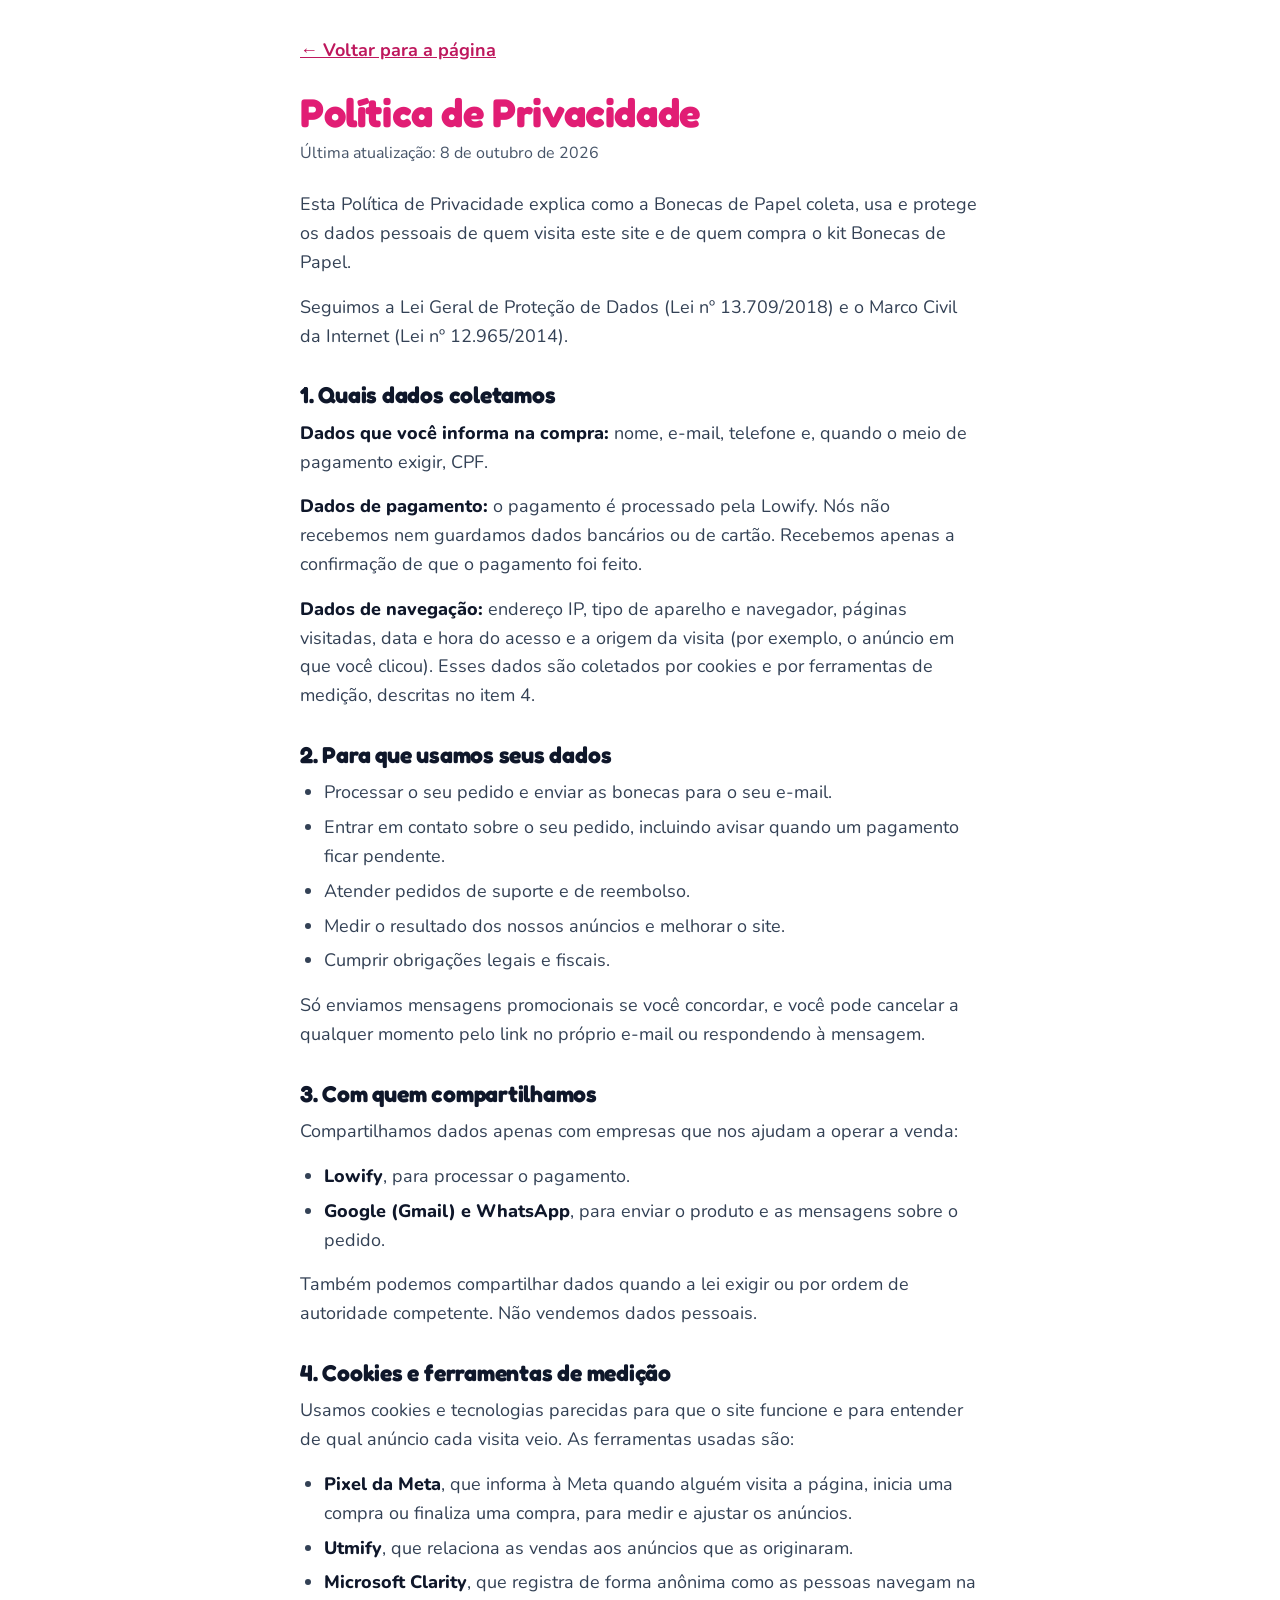
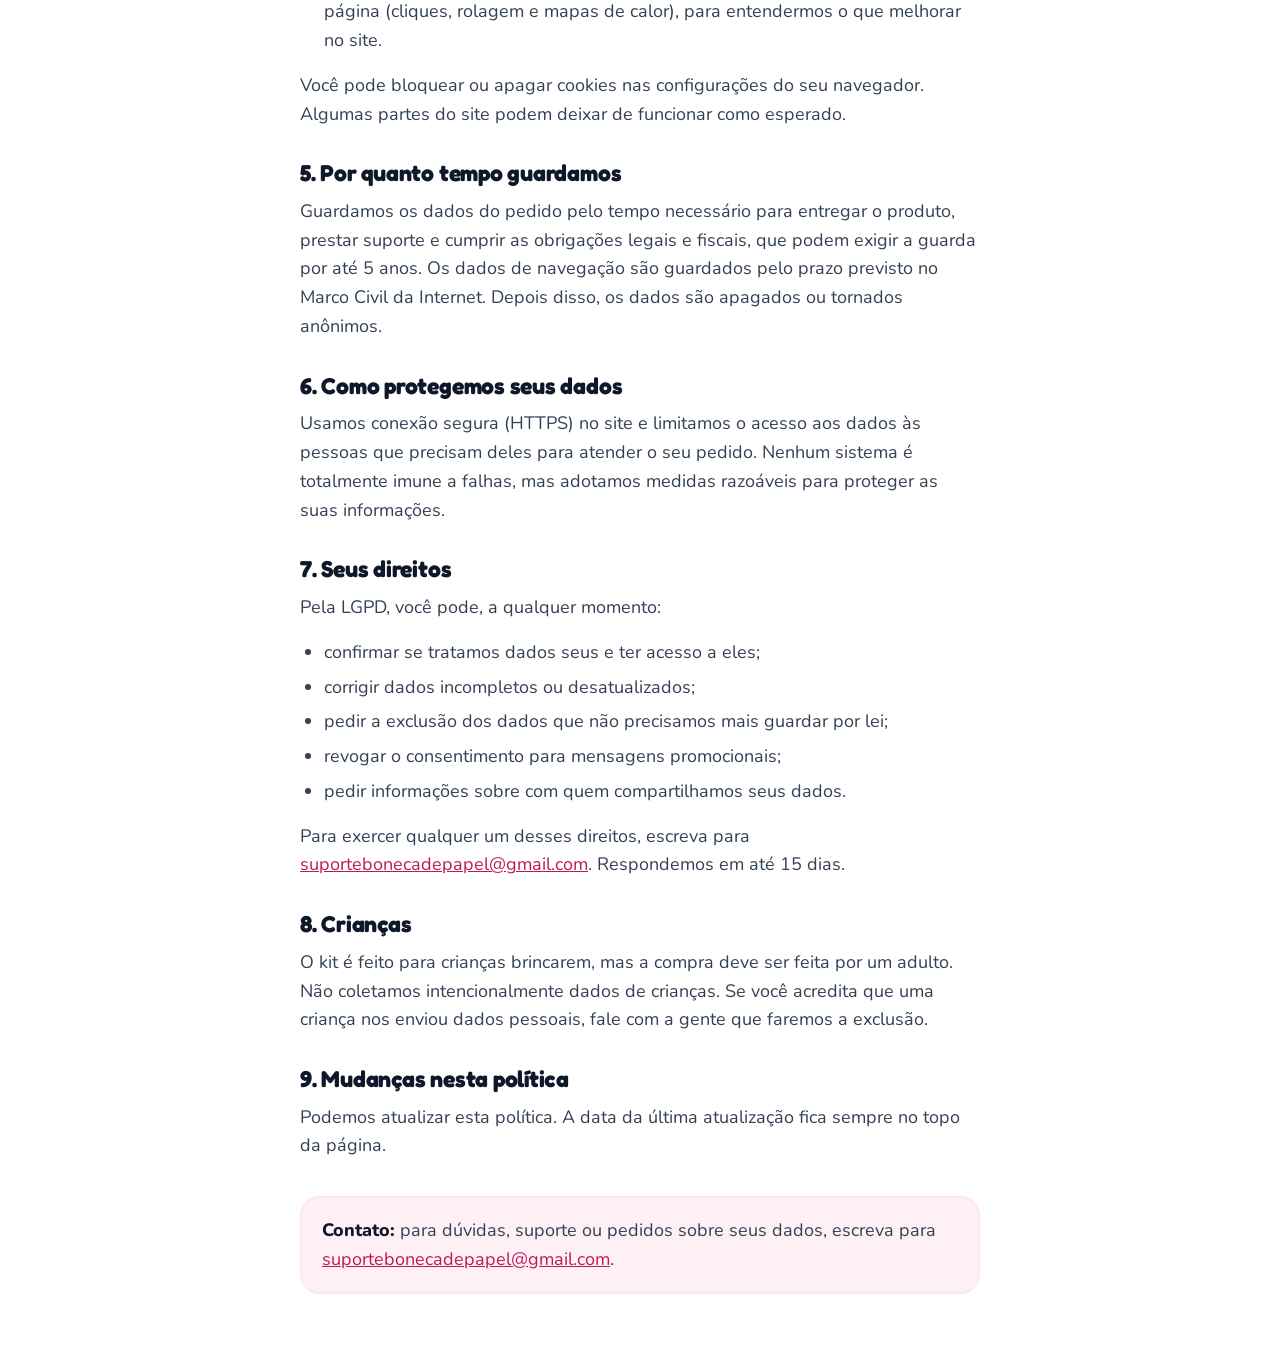
<file: privacidade.html>
<!doctype html>
<html lang="pt-BR">
<head>
  <meta charset="UTF-8" />
  <meta name="viewport" content="width=device-width, initial-scale=1.0" />
  <link rel="icon" href="favicon.ico" sizes="any" />
  <link rel="icon" type="image/png" sizes="32x32" href="favicon-32.png" />
  <link rel="icon" type="image/png" sizes="192x192" href="favicon-192.png" />
  <link rel="apple-touch-icon" href="apple-touch-icon.png" />
  <title>Política de Privacidade · Bonecas de Papel</title>
  <meta name="robots" content="noindex" />
  <link rel="stylesheet" href="css/style.css" />
  <style>
    /* Páginas de texto legal: leitura confortável no celular */
    .legal {
      padding-top: 28px;
      padding-bottom: 56px;
    }
    .legal h1 {
      font-size: 32px;
      margin-bottom: 6px;
    }
    .legal h2 {
      text-align: left;
      font-size: 23px;
      margin: 32px 0 10px;
    }
    .legal p,
    .legal li {
      font-size: 18px;
      line-height: 1.6;
    }
    .legal ul,
    .legal ol {
      margin: 0 0 16px;
      padding-left: 24px;
    }
    .legal li {
      margin-bottom: 6px;
    }
    .legal-data {
      color: var(--ink-3);
      font-size: 16px !important;
      margin-bottom: 24px;
    }
    .legal-voltar {
      display: inline-block;
      padding: 8px 0;
      font-weight: 700;
    }
    .legal-contato {
      margin-top: 36px;
      padding: 18px 20px;
      border-radius: 20px;
      background: var(--pink-50);
      border: 2px solid var(--pink-100);
    }
    .legal-contato p {
      margin: 0;
    }
    .legal a {
      word-break: break-word;
    }
    @media (min-width: 760px) {
      .legal h1 {
        font-size: 40px;
      }
    }
  </style>
</head>
<body>
  <main class="wrap narrow legal">
    <p><a class="legal-voltar" href="dia-das-criancas" data-voltar>&larr; Voltar para a página</a></p>
    <h1>Política de Privacidade</h1>
    <p class="legal-data">Última atualização: 8 de outubro de 2026</p>
    <p>Esta Política de Privacidade explica como a Bonecas de Papel coleta, usa e protege os dados pessoais de quem visita este site e de quem compra o kit Bonecas de Papel.</p>
    <p>Seguimos a Lei Geral de Proteção de Dados (Lei nº 13.709/2018) e o Marco Civil da Internet (Lei nº 12.965/2014).</p>

    <h2>1. Quais dados coletamos</h2>
    <p><strong>Dados que você informa na compra:</strong> nome, e-mail, telefone e, quando o meio de pagamento exigir, CPF.</p>
    <p><strong>Dados de pagamento:</strong> o pagamento é processado pela Lowify. Nós não recebemos nem guardamos dados bancários ou de cartão. Recebemos apenas a confirmação de que o pagamento foi feito.</p>
    <p><strong>Dados de navegação:</strong> endereço IP, tipo de aparelho e navegador, páginas visitadas, data e hora do acesso e a origem da visita (por exemplo, o anúncio em que você clicou). Esses dados são coletados por cookies e por ferramentas de medição, descritas no item 4.</p>

    <h2>2. Para que usamos seus dados</h2>
    <ul>
      <li>Processar o seu pedido e enviar as bonecas para o seu e-mail.</li>
      <li>Entrar em contato sobre o seu pedido, incluindo avisar quando um pagamento ficar pendente.</li>
      <li>Atender pedidos de suporte e de reembolso.</li>
      <li>Medir o resultado dos nossos anúncios e melhorar o site.</li>
      <li>Cumprir obrigações legais e fiscais.</li>
    </ul>
    <p>Só enviamos mensagens promocionais se você concordar, e você pode cancelar a qualquer momento pelo link no próprio e-mail ou respondendo à mensagem.</p>

    <h2>3. Com quem compartilhamos</h2>
    <p>Compartilhamos dados apenas com empresas que nos ajudam a operar a venda:</p>
    <ul>
      <li><strong>Lowify</strong>, para processar o pagamento.</li>
      <li><strong>Google (Gmail) e WhatsApp</strong>, para enviar o produto e as mensagens sobre o pedido.</li>
    </ul>
    <p>Também podemos compartilhar dados quando a lei exigir ou por ordem de autoridade competente. Não vendemos dados pessoais.</p>

    <h2>4. Cookies e ferramentas de medição</h2>
    <p>Usamos cookies e tecnologias parecidas para que o site funcione e para entender de qual anúncio cada visita veio. As ferramentas usadas são:</p>
    <ul>
      <li><strong>Pixel da Meta</strong>, que informa à Meta quando alguém visita a página, inicia uma compra ou finaliza uma compra, para medir e ajustar os anúncios.</li>
      <li><strong>Utmify</strong>, que relaciona as vendas aos anúncios que as originaram.</li>
      <li><strong>Microsoft Clarity</strong>, que registra de forma anônima como as pessoas navegam na página (cliques, rolagem e mapas de calor), para entendermos o que melhorar no site.</li>
    </ul>
    <p>Você pode bloquear ou apagar cookies nas configurações do seu navegador. Algumas partes do site podem deixar de funcionar como esperado.</p>

    <h2>5. Por quanto tempo guardamos</h2>
    <p>Guardamos os dados do pedido pelo tempo necessário para entregar o produto, prestar suporte e cumprir as obrigações legais e fiscais, que podem exigir a guarda por até 5 anos. Os dados de navegação são guardados pelo prazo previsto no Marco Civil da Internet. Depois disso, os dados são apagados ou tornados anônimos.</p>

    <h2>6. Como protegemos seus dados</h2>
    <p>Usamos conexão segura (HTTPS) no site e limitamos o acesso aos dados às pessoas que precisam deles para atender o seu pedido. Nenhum sistema é totalmente imune a falhas, mas adotamos medidas razoáveis para proteger as suas informações.</p>

    <h2>7. Seus direitos</h2>
    <p>Pela LGPD, você pode, a qualquer momento:</p>
    <ul>
      <li>confirmar se tratamos dados seus e ter acesso a eles;</li>
      <li>corrigir dados incompletos ou desatualizados;</li>
      <li>pedir a exclusão dos dados que não precisamos mais guardar por lei;</li>
      <li>revogar o consentimento para mensagens promocionais;</li>
      <li>pedir informações sobre com quem compartilhamos seus dados.</li>
    </ul>
    <p>Para exercer qualquer um desses direitos, escreva para <a href="mailto:suportebonecadepapel@gmail.com">suportebonecadepapel@gmail.com</a>. Respondemos em até 15 dias.</p>

    <h2>8. Crianças</h2>
    <p>O kit é feito para crianças brincarem, mas a compra deve ser feita por um adulto. Não coletamos intencionalmente dados de crianças. Se você acredita que uma criança nos enviou dados pessoais, fale com a gente que faremos a exclusão.</p>

    <h2>9. Mudanças nesta política</h2>
    <p>Podemos atualizar esta política. A data da última atualização fica sempre no topo da página.</p>

    <div class="legal-contato" id="contato">
      <p><strong>Contato:</strong> para dúvidas, suporte ou pedidos sobre seus dados, escreva para <a href="mailto:suportebonecadepapel@gmail.com">suportebonecadepapel@gmail.com</a>.</p>
    </div>
  </main>
  <script>
    // "Voltar" leva para a página de onde a pessoa veio, quando for deste site
    (function () {
      var link = document.querySelector('[data-voltar]');
      try {
        if (link && document.referrer && new URL(document.referrer).origin === location.origin) link.href = document.referrer;
      } catch (e) {}
    })();
  </script>
</body>
</html>
</file>
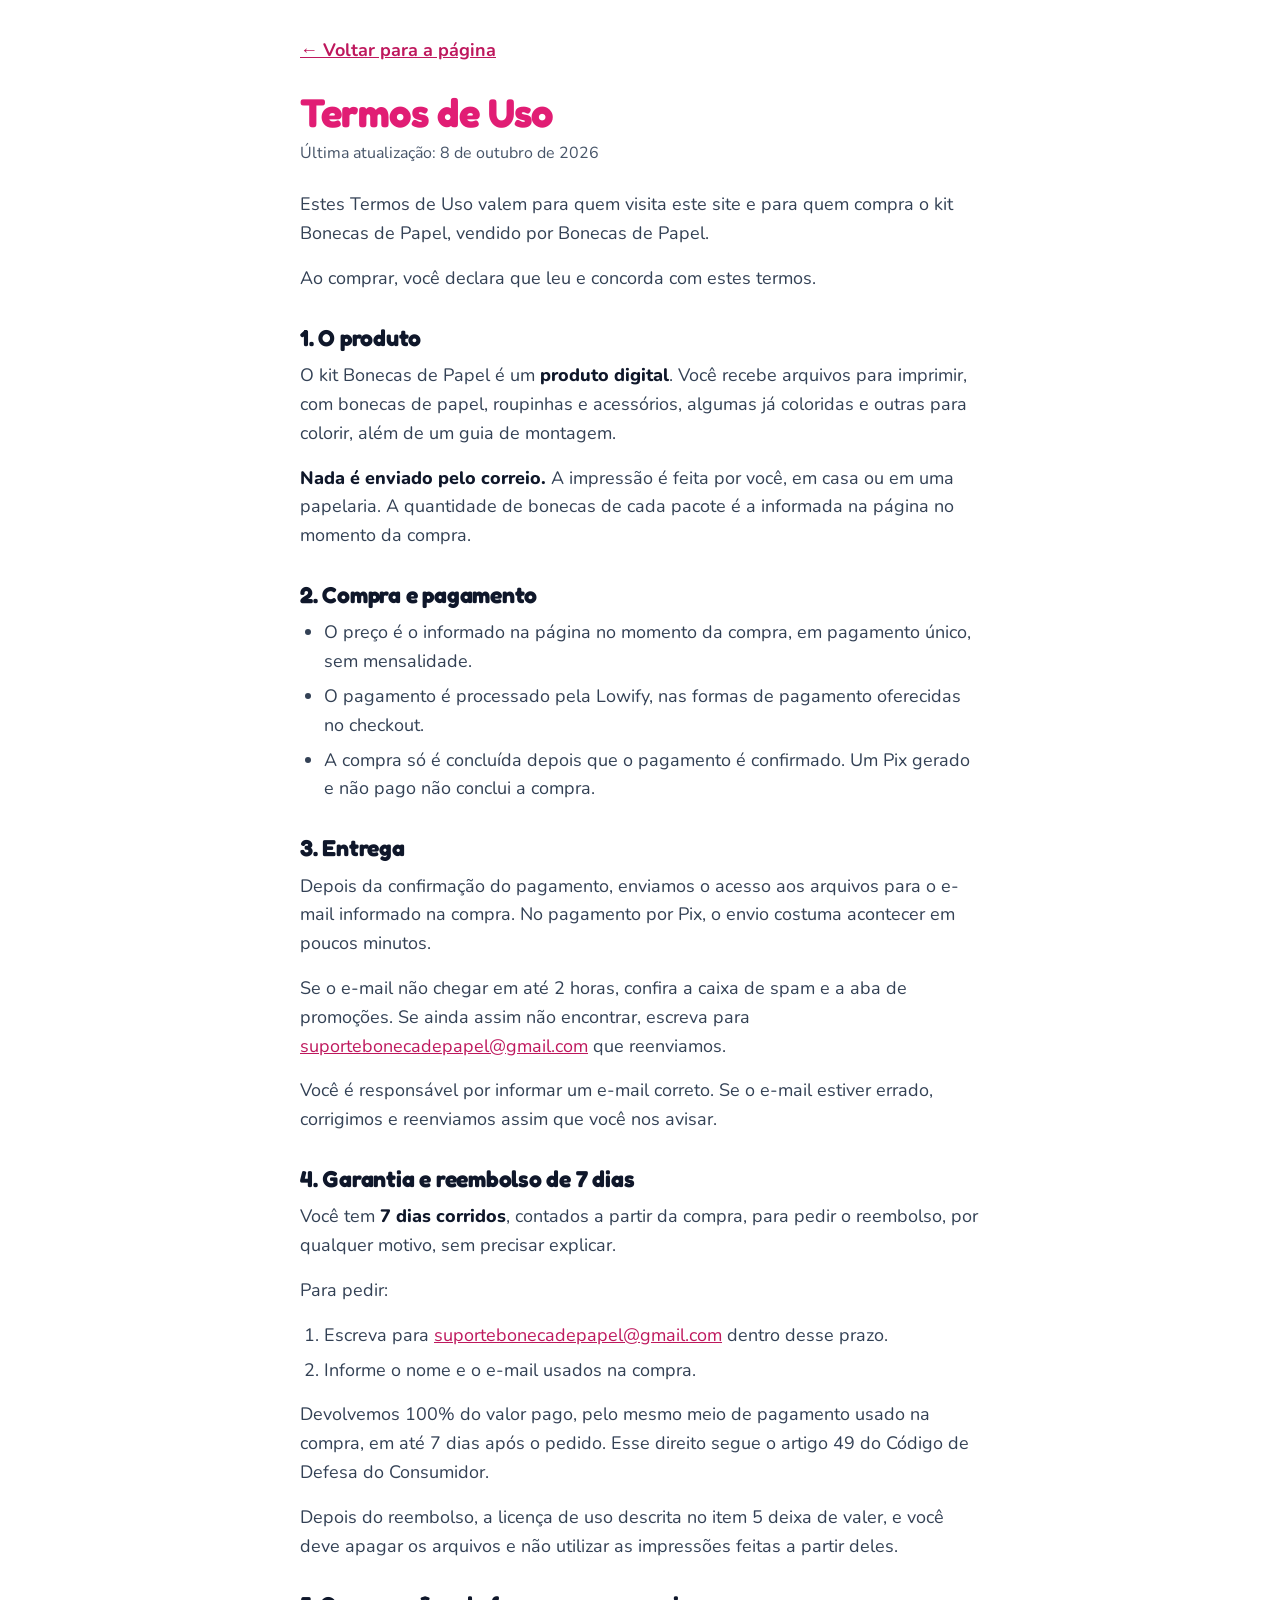
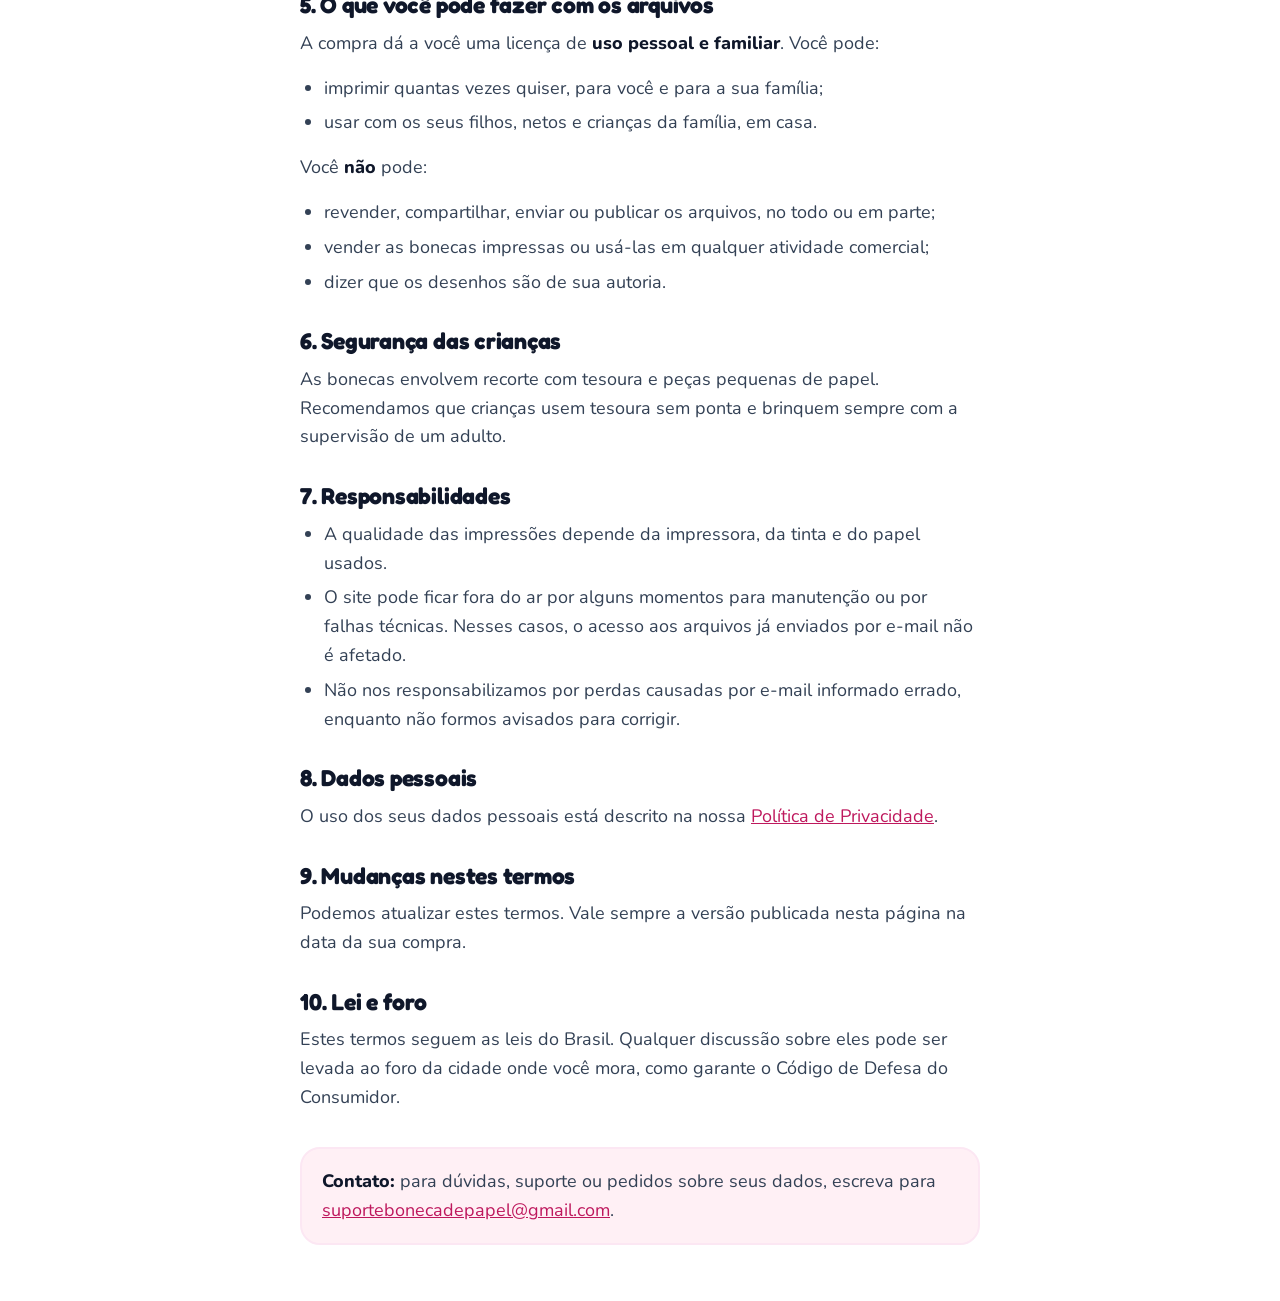
<file: termos.html>
<!doctype html>
<html lang="pt-BR">
<head>
  <meta charset="UTF-8" />
  <meta name="viewport" content="width=device-width, initial-scale=1.0" />
  <link rel="icon" href="favicon.ico" sizes="any" />
  <link rel="icon" type="image/png" sizes="32x32" href="favicon-32.png" />
  <link rel="icon" type="image/png" sizes="192x192" href="favicon-192.png" />
  <link rel="apple-touch-icon" href="apple-touch-icon.png" />
  <title>Termos de Uso · Bonecas de Papel</title>
  <meta name="robots" content="noindex" />
  <link rel="stylesheet" href="css/style.css" />
  <style>
    /* Páginas de texto legal: leitura confortável no celular */
    .legal {
      padding-top: 28px;
      padding-bottom: 56px;
    }
    .legal h1 {
      font-size: 32px;
      margin-bottom: 6px;
    }
    .legal h2 {
      text-align: left;
      font-size: 23px;
      margin: 32px 0 10px;
    }
    .legal p,
    .legal li {
      font-size: 18px;
      line-height: 1.6;
    }
    .legal ul,
    .legal ol {
      margin: 0 0 16px;
      padding-left: 24px;
    }
    .legal li {
      margin-bottom: 6px;
    }
    .legal-data {
      color: var(--ink-3);
      font-size: 16px !important;
      margin-bottom: 24px;
    }
    .legal-voltar {
      display: inline-block;
      padding: 8px 0;
      font-weight: 700;
    }
    .legal-contato {
      margin-top: 36px;
      padding: 18px 20px;
      border-radius: 20px;
      background: var(--pink-50);
      border: 2px solid var(--pink-100);
    }
    .legal-contato p {
      margin: 0;
    }
    .legal a {
      word-break: break-word;
    }
    @media (min-width: 760px) {
      .legal h1 {
        font-size: 40px;
      }
    }
  </style>
</head>
<body>
  <main class="wrap narrow legal">
    <p><a class="legal-voltar" href="dia-das-criancas" data-voltar>&larr; Voltar para a página</a></p>
    <h1>Termos de Uso</h1>
    <p class="legal-data">Última atualização: 8 de outubro de 2026</p>
    <p>Estes Termos de Uso valem para quem visita este site e para quem compra o kit Bonecas de Papel, vendido por Bonecas de Papel.</p>
    <p>Ao comprar, você declara que leu e concorda com estes termos.</p>

    <h2>1. O produto</h2>
    <p>O kit Bonecas de Papel é um <strong>produto digital</strong>. Você recebe arquivos para imprimir, com bonecas de papel, roupinhas e acessórios, algumas já coloridas e outras para colorir, além de um guia de montagem.</p>
    <p><strong>Nada é enviado pelo correio.</strong> A impressão é feita por você, em casa ou em uma papelaria. A quantidade de bonecas de cada pacote é a informada na página no momento da compra.</p>

    <h2>2. Compra e pagamento</h2>
    <ul>
      <li>O preço é o informado na página no momento da compra, em pagamento único, sem mensalidade.</li>
      <li>O pagamento é processado pela Lowify, nas formas de pagamento oferecidas no checkout.</li>
      <li>A compra só é concluída depois que o pagamento é confirmado. Um Pix gerado e não pago não conclui a compra.</li>
    </ul>

    <h2>3. Entrega</h2>
    <p>Depois da confirmação do pagamento, enviamos o acesso aos arquivos para o e-mail informado na compra. No pagamento por Pix, o envio costuma acontecer em poucos minutos.</p>
    <p>Se o e-mail não chegar em até 2 horas, confira a caixa de spam e a aba de promoções. Se ainda assim não encontrar, escreva para <a href="mailto:suportebonecadepapel@gmail.com">suportebonecadepapel@gmail.com</a> que reenviamos.</p>
    <p>Você é responsável por informar um e-mail correto. Se o e-mail estiver errado, corrigimos e reenviamos assim que você nos avisar.</p>

    <h2>4. Garantia e reembolso de 7 dias</h2>
    <p>Você tem <strong>7 dias corridos</strong>, contados a partir da compra, para pedir o reembolso, por qualquer motivo, sem precisar explicar.</p>
    <p>Para pedir:</p>
    <ol>
      <li>Escreva para <a href="mailto:suportebonecadepapel@gmail.com">suportebonecadepapel@gmail.com</a> dentro desse prazo.</li>
      <li>Informe o nome e o e-mail usados na compra.</li>
    </ol>
    <p>Devolvemos 100% do valor pago, pelo mesmo meio de pagamento usado na compra, em até 7 dias após o pedido. Esse direito segue o artigo 49 do Código de Defesa do Consumidor.</p>
    <p>Depois do reembolso, a licença de uso descrita no item 5 deixa de valer, e você deve apagar os arquivos e não utilizar as impressões feitas a partir deles.</p>

    <h2>5. O que você pode fazer com os arquivos</h2>
    <p>A compra dá a você uma licença de <strong>uso pessoal e familiar</strong>. Você pode:</p>
    <ul>
      <li>imprimir quantas vezes quiser, para você e para a sua família;</li>
      <li>usar com os seus filhos, netos e crianças da família, em casa.</li>
    </ul>
    <p>Você <strong>não</strong> pode:</p>
    <ul>
      <li>revender, compartilhar, enviar ou publicar os arquivos, no todo ou em parte;</li>
      <li>vender as bonecas impressas ou usá-las em qualquer atividade comercial;</li>
      <li>dizer que os desenhos são de sua autoria.</li>
    </ul>

    <h2>6. Segurança das crianças</h2>
    <p>As bonecas envolvem recorte com tesoura e peças pequenas de papel. Recomendamos que crianças usem tesoura sem ponta e brinquem sempre com a supervisão de um adulto.</p>

    <h2>7. Responsabilidades</h2>
    <ul>
      <li>A qualidade das impressões depende da impressora, da tinta e do papel usados.</li>
      <li>O site pode ficar fora do ar por alguns momentos para manutenção ou por falhas técnicas. Nesses casos, o acesso aos arquivos já enviados por e-mail não é afetado.</li>
      <li>Não nos responsabilizamos por perdas causadas por e-mail informado errado, enquanto não formos avisados para corrigir.</li>
    </ul>

    <h2>8. Dados pessoais</h2>
    <p>O uso dos seus dados pessoais está descrito na nossa <a href="privacidade.html">Política de Privacidade</a>.</p>

    <h2>9. Mudanças nestes termos</h2>
    <p>Podemos atualizar estes termos. Vale sempre a versão publicada nesta página na data da sua compra.</p>

    <h2>10. Lei e foro</h2>
    <p>Estes termos seguem as leis do Brasil. Qualquer discussão sobre eles pode ser levada ao foro da cidade onde você mora, como garante o Código de Defesa do Consumidor.</p>

    <div class="legal-contato" id="contato">
      <p><strong>Contato:</strong> para dúvidas, suporte ou pedidos sobre seus dados, escreva para <a href="mailto:suportebonecadepapel@gmail.com">suportebonecadepapel@gmail.com</a>.</p>
    </div>
  </main>
  <script>
    // "Voltar" leva para a página de onde a pessoa veio, quando for deste site
    (function () {
      var link = document.querySelector('[data-voltar]');
      try {
        if (link && document.referrer && new URL(document.referrer).origin === location.origin) link.href = document.referrer;
      } catch (e) {}
    })();
  </script>
</body>
</html>
</file>
<file: css/style.css>
/* =====================================================================
   Bonecas de Papel para Colorir — página para o público 30-65+
   Visual igual ao da página de vendas principal (Fredoka + Nunito, rosa e roxo),
   com texto grande (mín. 18px), contraste AA e sem animações.
   ===================================================================== */

/* Mesmas fontes da página principal, hospedadas no site */
@font-face {
  font-family: 'Fredoka';
  font-style: normal;
  font-weight: 500 700;
  font-display: swap;
  src: url('../fonts/fredoka-latin.woff2') format('woff2');
  unicode-range: U+0000-00FF, U+0131, U+0152-0153, U+02BB-02BC, U+02C6, U+02DA, U+02DC, U+0304, U+0308, U+0329, U+2000-206F, U+20AC, U+2122, U+2191, U+2193, U+2212, U+2215, U+FEFF, U+FFFD;
}
@font-face {
  font-family: 'Nunito';
  font-style: normal;
  font-weight: 400 900;
  font-display: swap;
  src: url('../fonts/nunito-latin.woff2') format('woff2');
  unicode-range: U+0000-00FF, U+0131, U+0152-0153, U+02BB-02BC, U+02C6, U+02DA, U+02DC, U+0304, U+0308, U+0329, U+2000-206F, U+20AC, U+2122, U+2191, U+2193, U+2212, U+2215, U+FEFF, U+FFFD;
}

:root {
  /* Cores da página principal */
  --pink: #e11d74;
  --pink-hot: #ff007a;
  --magenta: #c026d3;
  --purple: #9333ea;
  --pink-700: #be185d;
  --pink-600: #db2777;
  --pink-300: #f9a8d4;
  --pink-100: #fce7f3;
  --pink-50: #fff0f5;
  --blush: #fff9fa;
  --ink: #0f172a;       /* slate-900 */
  --ink-2: #334155;     /* slate-700 */
  --ink-3: #475569;     /* slate-600 */
  --emerald: #059669;
  --emerald-700: #047857;
  --emerald-100: #d1fae5;
  --emerald-50: #ecfdf5;
  --amber: #fbbf24;
  --yellow: #facc15;
  --navy: #0f172a;

  --cta: linear-gradient(90deg, var(--pink-hot) 0%, var(--pink) 50%, var(--magenta) 100%);
  --cta-hover: linear-gradient(90deg, var(--pink) 0%, var(--purple) 100%);
  --check-white: url("data:image/svg+xml,%3Csvg xmlns='http://www.w3.org/2000/svg' viewBox='0 0 24 24' fill='none' stroke='white' stroke-width='3' stroke-linecap='round' stroke-linejoin='round'%3E%3Cpath d='M6 12.5 10.2 16.5 18 8'/%3E%3C/svg%3E");
  --check-green: url("data:image/svg+xml,%3Csvg xmlns='http://www.w3.org/2000/svg' viewBox='0 0 24 24' fill='none' stroke='%23059669' stroke-width='3.2' stroke-linecap='round' stroke-linejoin='round'%3E%3Cpath d='M5 12.5 10 17 19 7'/%3E%3C/svg%3E");

  --title: 'Fredoka', 'Nunito', 'Segoe UI', Arial, sans-serif;
  --body: 'Nunito', 'Segoe UI', Roboto, Arial, sans-serif;
}

*,
*::before,
*::after {
  box-sizing: border-box;
}

html {
  -webkit-text-size-adjust: 100%;
}

@media (prefers-reduced-motion: no-preference) {
  html {
    scroll-behavior: smooth;
  }
}

body {
  margin: 0;
  background: #fff;
  color: var(--ink-2);
  font-family: var(--body);
  font-size: 19px;
  line-height: 1.6;
}

img {
  max-width: 100%;
  display: block;
}

h1,
h2,
h3 {
  font-family: var(--title);
  color: var(--ink);
  line-height: 1.15;
  margin: 0 0 16px;
  font-weight: 700;
  letter-spacing: -0.01em;
}

h1 {
  font-size: 38px;
  color: var(--pink);
}

h2 {
  font-size: 32px;
  text-align: center;
}

h3 {
  font-size: 25px;
}

p {
  margin: 0 0 16px;
}

a {
  color: var(--pink-700);
}

strong {
  color: var(--ink);
  font-weight: 800;
}

:focus-visible {
  outline: 3px solid var(--purple);
  outline-offset: 3px;
}

.skip {
  position: absolute;
  left: -9999px;
  top: 8px;
  background: var(--ink);
  color: #fff;
  padding: 12px 16px;
  z-index: 10;
}
.skip:focus {
  left: 8px;
}

.wrap {
  max-width: 1040px;
  margin: 0 auto;
  padding: 0 20px;
}

.narrow {
  max-width: 720px;
}

.center {
  text-align: center;
}

/* Não quebra "e-mail" no hífen */
.nw {
  white-space: nowrap;
}

section {
  padding: 56px 0;
}

/* Selo rosa acima dos títulos, como na página principal */
.pill,
.eyebrow {
  display: table;
  margin: 0 auto 14px;
  padding: 6px 16px 6px 38px;
  border-radius: 999px;
  background: var(--pink-100)
    url("data:image/svg+xml,%3Csvg xmlns='http://www.w3.org/2000/svg' viewBox='0 0 24 24' fill='none' stroke='%23db2777' stroke-width='2' stroke-linecap='round' stroke-linejoin='round'%3E%3Cpath d='M12 3l1.9 5.6L19.5 10l-5.6 1.9L12 17.5l-1.9-5.6L4.5 10l5.6-1.4z'/%3E%3Cpath d='M19 15l.8 2.2L22 18l-2.2.8L19 21l-.8-2.2L16 18l2.2-.8z'/%3E%3C/svg%3E")
    14px center / 18px no-repeat;
  color: var(--pink-700);
  font-size: 18px;
  font-weight: 800;
  text-transform: uppercase;
  letter-spacing: 0.04em;
  line-height: 1.4;
  text-align: center;
}

/* ---------- Botão de compra (mesmo texto em todos) ---------- */
.btn {
  display: flex;
  align-items: center;
  justify-content: center;
  width: 100%;
  max-width: 460px;
  min-height: 60px;
  margin: 24px auto 12px;
  padding: 14px 12px;
  background: var(--pink) var(--cta);
  color: #fff;
  font-family: var(--body);
  font-size: 20px;
  font-weight: 900;
  letter-spacing: 0.01em;
  text-align: center;
  text-decoration: none;
  border-radius: 999px;
  box-shadow: 0 10px 24px -6px rgba(236, 72, 153, 0.45);
}
.btn:hover {
  background: var(--pink) var(--cta-hover);
}
.btn:active {
  transform: translateY(1px);
}

.micro {
  font-size: 18px;
  color: var(--ink-3);
  text-align: center;
  margin: 0;
}

/* ---------- Imagens com placeholder ----------
   Se o arquivo da imagem ainda não existir, o quadro mostra o nome do arquivo que falta. */
.ph {
  position: relative;
  width: 100%;
  margin: 24px 0;
  border-radius: 24px;
  overflow: hidden;
  background: var(--pink-50);
}
.ph img {
  width: 100%;
  height: 100%;
  object-fit: cover;
}
.ph-missing {
  display: flex;
  align-items: center;
  justify-content: center;
  border: 3px dashed var(--pink-300);
}
.ph-missing img {
  display: none;
}
.ph-missing::after {
  content: 'IMAGEM: ' attr(data-ph);
  padding: 16px;
  text-align: center;
  font-size: 16px;
  line-height: 1.4;
  color: var(--ink-3);
  font-family: ui-monospace, Consolas, monospace;
}

/* ---------- Barra "A promoção termina hoje" (igual à da página principal) ---------- */
.topo-oferta {
  position: sticky;
  top: 0;
  z-index: 20;
  display: flex;
  flex-wrap: wrap;
  align-items: center;
  justify-content: center;
  gap: 3px 10px;
  padding: 6px 12px;
  background: var(--pink) var(--cta);
  color: #fff;
  font-size: 19px; /* 19px em negrito = "texto grande" no WCAG, contraste mínimo 3:1 sobre o degradê */
  font-weight: 900;
  letter-spacing: 0.02em;
  line-height: 1.2;
  text-align: center;
  box-shadow: 0 2px 8px -2px rgba(15, 23, 42, 0.3);
}
.topo-fogo {
  width: 20px;
  height: 20px;
  fill: #fcd34d;
  flex: 0 0 auto;
}
.topo-data {
  display: inline-flex;
  align-items: center;
  gap: 6px;
  padding: 1px 12px;
  border-radius: 999px;
  background: rgba(0, 0, 0, 0.3);
  border: 1px solid rgba(255, 255, 255, 0.35);
  font-variant-numeric: tabular-nums;
}
.topo-data svg {
  width: 18px;
  height: 18px;
  fill: none;
  stroke: #fde68a;
  stroke-width: 2;
  stroke-linecap: round;
}
.invisivel {
  visibility: hidden;
}

/* ---------- Barra fixa de compra (rodapé da tela) ---------- */
.barra-compra {
  position: fixed;
  left: 0;
  right: 0;
  bottom: 0;
  z-index: 20;
  display: flex;
  align-items: center;
  justify-content: center;
  gap: 16px;
  padding: 8px 12px calc(8px + env(safe-area-inset-bottom));
  background: #fff;
  border-top: 2px solid var(--pink-100);
  box-shadow: 0 -6px 20px -8px rgba(15, 23, 42, 0.25);
}
.barra-compra[hidden] {
  display: none;
}
.barra-compra .btn {
  margin: 0;
  flex: 1 1 auto;
  max-width: 460px;
}
.barra-preco {
  display: none; /* no celular fica só o botão, grande */
  margin: 0;
  font-size: 19px;
  font-weight: 700;
  color: var(--ink-2);
  white-space: nowrap;
}
.barra-preco strong {
  color: var(--emerald);
  font-size: 22px;
}
@media (min-width: 640px) {
  .barra-preco {
    display: block;
  }
  .barra-compra .btn {
    flex: 0 1 360px;
  }
}
/* A barra fica presa no topo: as âncoras (#planos) param logo abaixo dela */
section[id] {
  scroll-margin-top: 64px;
}

/* ---------- 1. Topo ---------- */
.hero {
  padding-top: 32px;
  text-align: center;
  background: linear-gradient(180deg, var(--pink-50) 0%, var(--blush) 55%, #fff 100%);
}
.lead {
  font-size: 21px;
  font-weight: 700;
  color: var(--ink);
}
.video-hero {
  position: relative;
  width: 100%;
  max-width: 340px; /* vídeo vertical: limita a altura no celular */
  aspect-ratio: 9 / 16;
  margin: 24px auto;
  border-radius: 28px;
  overflow: hidden;
  background: var(--pink-50) url('../img/capa-video.webp') center / cover no-repeat;
  box-shadow: 0 20px 40px -18px rgba(225, 29, 116, 0.45);
  border: 4px solid #fff;
}
.video-hero video {
  display: block;
  width: 100%;
  height: 100%;
  object-fit: cover;
}
.video-hero video {
  pointer-events: none; /* sem controles nem pausa ao tocar */
}

/* ---------- 3. Para quem é ---------- */
.para-quem {
  background: linear-gradient(180deg, #fff 0%, #fff7fa 50%, #fff 100%);
}
.duo {
  display: grid;
  gap: 24px;
  margin-top: 8px;
}
/* Só um card: centralizado e com largura limitada */
.duo-um {
  max-width: 560px;
  margin-left: auto;
  margin-right: auto;
}
.card {
  background: #fff;
  border: 2px solid var(--pink-100);
  border-radius: 28px;
  padding: 0 20px 22px;
  overflow: hidden;
  box-shadow: 0 6px 18px -10px rgba(225, 29, 116, 0.25);
}
.card .ph {
  margin: 0 -20px 20px;
  width: calc(100% + 40px);
  border-radius: 0;
}
.card p {
  margin: 0;
}

/* ---------- 4. O que você recebe ---------- */
/* Amostras do material: grade de capas */
.amostras {
  display: grid;
  grid-template-columns: 1fr 1fr;
  gap: 12px;
  margin-top: 24px;
}
.amostras .ph {
  margin: 0;
  border: 2px solid var(--pink-100);
}
@media (min-width: 760px) {
  .amostras {
    grid-template-columns: repeat(4, 1fr);
    gap: 16px;
  }
}

/* Carrossel (comentários reais): um por vez no celular, 2 no tablet e 3 no computador */
.carrossel {
  --per: 1;
  position: relative;
  max-width: 440px;
  margin: 28px auto 0;
}
.car-viewport {
  overflow: hidden;
  border-radius: 24px;
}
.car-track {
  display: flex;
  will-change: transform;
}
.car-slide {
  flex: 0 0 calc(100% / var(--per));
  padding: 0 6px;
}
.car-slide .ph {
  margin: 0;
  border: 2px solid var(--pink-100);
}
.car-btn {
  position: absolute;
  top: calc(50% - 30px);
  width: 48px;
  height: 48px;
  border: 2px solid var(--pink-100);
  border-radius: 50%;
  background: #fff;
  box-shadow: 0 6px 16px -6px rgba(15, 23, 42, 0.35);
  display: flex;
  align-items: center;
  justify-content: center;
  cursor: pointer;
  z-index: 2;
}
.car-btn svg {
  width: 26px;
  height: 26px;
  fill: none;
  stroke: var(--pink-700);
  stroke-width: 2.6;
  stroke-linecap: round;
  stroke-linejoin: round;
}
.car-prev {
  left: -10px;
}
.car-next {
  right: -10px;
}
.car-dots {
  display: flex;
  justify-content: center;
  gap: 2px;
  margin-top: 10px;
}
.car-dots button {
  width: 44px; /* área de toque grande; o ponto visível é o ::before */
  height: 44px;
  border: 0;
  background: none;
  cursor: pointer;
  display: flex;
  align-items: center;
  justify-content: center;
}
.car-dots button::before {
  content: '';
  width: 12px;
  height: 12px;
  border-radius: 999px;
  background: var(--pink-200, #fbcfe8);
}
.car-dots button[aria-current='true']::before {
  width: 30px;
  background: var(--pink) var(--cta);
}
@media (min-width: 760px) {
  .carrossel {
    --per: 2;
    max-width: 760px;
  }
  .car-prev {
    left: -22px;
  }
  .car-next {
    right: -22px;
  }
}
@media (min-width: 960px) {
  .carrossel {
    --per: 3;
    max-width: 960px;
  }
}

/* ---------- 5. Como funciona ---------- */
.passos {
  background: var(--blush);
}
.steps {
  list-style: none;
  padding: 0;
  margin: 24px 0;
  display: grid;
  gap: 14px;
}
.steps li {
  display: flex;
  align-items: center;
  gap: 16px;
  background: #fff;
  border: 2px solid var(--pink-100);
  border-radius: 24px;
  padding: 14px 16px;
  box-shadow: 0 4px 12px -8px rgba(225, 29, 116, 0.3);
}
.step-icon {
  flex: 0 0 64px;
  height: 64px;
  border-radius: 18px;
  background: var(--pink-100);
  display: flex;
  align-items: center;
  justify-content: center;
}
.step-icon svg {
  width: 34px;
  height: 34px;
  fill: none;
  stroke: var(--pink-600);
  stroke-width: 2;
  stroke-linecap: round;
  stroke-linejoin: round;
}
.step-text {
  font-size: 20px;
  color: var(--ink);
}
.step-text strong {
  color: var(--pink-700);
}
.apoio {
  background: var(--emerald-50);
  color: #064e3b;
  border: 2px solid #a7f3d0;
  border-radius: 20px;
  padding: 16px 18px;
  font-size: 20px;
  font-weight: 800;
  text-align: center;
  margin: 0;
}

/* ---------- 6. Prova social ---------- */
.aviso-privacidade {
  font-size: 18px;
  color: var(--ink-3);
  font-style: italic;
  margin-top: -8px;
}
.prova .car-slide .ph {
  border-color: var(--pink-300);
  background: #fff;
}
/* Prints de comentários: mostra a imagem inteira (sem cortar), centralizada */
.prova .car-slide .ph img {
  object-fit: contain;
  padding: 12px;
}

/* ---------- 7. Planos (degradê rosa e roxo, como na página principal) ---------- */
.planos {
  background: linear-gradient(180deg, #d91680 0%, var(--magenta) 55%, #a21caf 100%);
  color: #fff;
}
.planos h2 {
  color: #fff;
  text-transform: uppercase;
}
.planos .pill {
  background-color: rgba(255, 255, 255, 0.18);
  background-image: url("data:image/svg+xml,%3Csvg xmlns='http://www.w3.org/2000/svg' viewBox='0 0 24 24' fill='none' stroke='%23fde047' stroke-width='2' stroke-linecap='round' stroke-linejoin='round'%3E%3Cpath d='M12 3l1.9 5.6L19.5 10l-5.6 1.9L12 17.5l-1.9-5.6L4.5 10l5.6-1.4z'/%3E%3Cpath d='M19 15l.8 2.2L22 18l-2.2.8L19 21l-.8-2.2L16 18l2.2-.8z'/%3E%3C/svg%3E");
  color: #fff;
}
.planos-sub,
.planos .micro {
  color: #fff;
  font-weight: 700;
}
.cards {
  display: grid;
  gap: 28px;
  max-width: 880px;
  margin: 32px auto 24px;
}
.plano {
  position: relative;
  background: #fff;
  color: var(--ink-2);
  border-radius: 28px;
  padding: 26px 16px 20px;
  text-align: center;
  box-shadow: 0 18px 36px -16px rgba(15, 23, 42, 0.45);
}
.plano h3 {
  font-size: 24px;
  margin-bottom: 8px;
}
.plano-destaque {
  border: 4px solid #fde047;
  padding-left: 12px; /* compensa a borda mais grossa, para o botão caber em uma linha */
  padding-right: 12px;
}
.selo {
  position: absolute;
  top: -18px;
  left: 50%;
  transform: translateX(-50%);
  margin: 0;
  background: linear-gradient(90deg, var(--amber), var(--yellow));
  color: #020617;
  font-weight: 900;
  font-size: 18px;
  text-transform: uppercase;
  letter-spacing: 0.04em;
  padding: 4px 18px;
  border-radius: 999px;
  white-space: nowrap;
  box-shadow: 0 4px 10px -4px rgba(15, 23, 42, 0.4);
}
.preco {
  font-family: var(--title);
  font-size: 58px;
  font-weight: 700;
  line-height: 1;
  margin: 4px 0 4px;
  color: var(--emerald);
}
.preco .rs {
  font-size: 28px;
  vertical-align: 0.6em;
}
.pag {
  display: table;
  margin: 0 auto 16px;
  font-size: 18px;
  font-weight: 800;
  color: var(--emerald-700);
  background: var(--emerald-50);
  border-radius: 999px;
  padding: 2px 14px;
}
.itens {
  list-style: none;
  padding: 0;
  margin: 0 0 8px;
  text-align: left;
}
.itens li {
  position: relative;
  padding: 4px 0 4px 36px;
  font-size: 19px;
  font-weight: 700;
  line-height: 1.4;
  color: var(--ink-2);
}
.itens li::before {
  content: '';
  position: absolute;
  left: 0;
  top: 5px;
  width: 26px;
  height: 26px;
  border-radius: 50%;
  background: var(--emerald-100) var(--check-green) center / 16px no-repeat;
}
.plano .btn {
  margin-top: 16px;
  margin-bottom: 0;
  padding-left: 10px;
  padding-right: 10px;
  letter-spacing: 0;
}
/* Botão dourado no plano em destaque, como no "QUERO O PACOTE COMPLETO" da página principal */
.plano-destaque .btn {
  background: var(--amber) linear-gradient(90deg, var(--amber) 0%, var(--yellow) 50%, #f59e0b 100%);
  color: #020617;
  box-shadow: 0 10px 24px -6px rgba(251, 191, 36, 0.6);
}

/* Detalhes dos cards (iguais aos da página principal) */
.de {
  margin: 0;
  font-size: 18px;
  font-weight: 700;
  color: var(--ink-3);
}
.economia {
  display: flex;
  flex-wrap: wrap;
  align-items: center;
  justify-content: center;
  gap: 6px 8px;
  margin: 2px 0 10px;
  font-size: 18px;
  font-weight: 800;
  color: var(--emerald-700);
}
.economia .off {
  background: #fef3c7;
  color: #92400e;
  border-radius: 999px;
  padding: 2px 12px;
  font-weight: 900;
}
.plano .pag {
  margin-bottom: 12px;
}
button.btn {
  border: 0;
  cursor: pointer;
}
/* Botão verde do Pacote Básico, como na página principal */
.btn-basico {
  background: var(--emerald-700);
  box-shadow: 0 10px 24px -8px rgba(4, 120, 87, 0.5);
}
.btn-basico:hover {
  background: #065f46;
}
.btn-ouro {
  background: var(--amber) linear-gradient(90deg, var(--amber) 0%, var(--yellow) 50%, #f59e0b 100%);
  color: #020617;
  box-shadow: 0 10px 24px -6px rgba(251, 191, 36, 0.6);
}
.btn-ouro:hover {
  background: var(--amber);
}

/* ---------- Pop-up da oferta (abre ao escolher o Básico) ---------- */
.oferta {
  width: min(94vw, 540px);
  max-height: 92vh;
  overflow-y: auto;
  padding: 0; /* o espaçamento fica na .oferta-inner, para tocar na margem não fechar o pop-up */
  border: 0;
  border-radius: 28px;
  background: #fff;
  color: var(--ink-2);
  text-align: center;
  box-shadow: 0 30px 60px -20px rgba(15, 23, 42, 0.5);
}
.oferta-inner {
  padding: 22px 18px 16px;
}
.oferta::backdrop {
  background: rgba(15, 23, 42, 0.65);
}
.oferta h2 {
  font-size: 25px;
  margin: 0 44px 8px; /* espaço para o X */
}
.oferta-sub {
  font-size: 18px;
  font-weight: 700;
  line-height: 1.45;
  margin-bottom: 12px;
}
.oferta .preco {
  font-size: 50px;
  margin: 4px 0 8px;
}
.oferta .itens li {
  font-size: 18px;
  padding-top: 4px;
  padding-bottom: 4px;
}
.oferta .itens li::before {
  top: 6px;
}
.oferta-fechar {
  position: absolute;
  top: 8px;
  right: 8px;
  width: 48px;
  height: 48px;
  border: 0;
  border-radius: 50%;
  background: var(--pink-100);
  color: var(--pink-700);
  font-size: 30px;
  line-height: 1;
  cursor: pointer;
}
.oferta-box {
  margin: 0 0 4px;
  padding: 12px 14px 8px;
  border-radius: 22px;
  border: 3px solid #fcd34d;
  background: linear-gradient(135deg, #fffbeb 0%, var(--pink-50) 55%, #faf5ff 100%);
}
.oferta-nome {
  display: table;
  margin: 0 auto 6px;
  padding: 4px 14px;
  border-radius: 999px;
  background: #f3e8ff;
  color: #581c87;
  font-size: 18px;
  font-weight: 900;
  letter-spacing: 0.04em;
}
.oferta .btn {
  margin-top: 14px;
  margin-bottom: 4px;
  max-width: none;
  line-height: 1.3;
}
.oferta-recusar {
  display: flex;
  align-items: center;
  justify-content: center;
  min-height: 56px;
  padding: 8px 12px;
  color: var(--ink-3);
  font-size: 18px;
  font-weight: 700;
  text-decoration: underline;
}

/* ---------- 8. Garantia ---------- */
.garantia {
  background: var(--blush);
}
.garantia-card {
  background: #fff;
  border: 2px solid var(--pink-100);
  border-radius: 28px;
  padding: 28px 22px;
  text-align: center;
  box-shadow: 0 16px 32px -18px rgba(225, 29, 116, 0.35);
}
.garantia-icon {
  width: 72px;
  height: 72px;
  margin: 0 auto 16px;
  border-radius: 22px;
  background: var(--pink-100);
  display: flex;
  align-items: center;
  justify-content: center;
}
.garantia-icon svg {
  width: 40px;
  height: 40px;
  fill: none;
  stroke: var(--pink-600);
  stroke-width: 2;
  stroke-linecap: round;
  stroke-linejoin: round;
}
.garantia-selo {
  display: inline-block;
  margin: 4px 0 0;
  padding: 6px 18px;
  border-radius: 999px;
  background: var(--emerald-50);
  border: 2px solid #6ee7b7;
  color: #065f46;
  font-size: 18px;
  font-weight: 900;
}

/* ---------- 9. Perguntas frequentes ---------- */
.faq details {
  background: #fff;
  border: 2px solid var(--pink-100);
  border-radius: 20px;
  margin-bottom: 12px;
  box-shadow: 0 4px 12px -10px rgba(225, 29, 116, 0.4);
}
.faq summary {
  list-style: none;
  cursor: pointer;
  padding: 18px 58px 18px 18px;
  font-size: 20px;
  font-weight: 800;
  color: var(--ink);
  position: relative;
  min-height: 56px;
}
.faq summary::-webkit-details-marker {
  display: none;
}
.faq summary::after {
  content: '+';
  position: absolute;
  right: 16px;
  top: 50%;
  transform: translateY(-50%);
  width: 32px;
  height: 32px;
  border-radius: 50%;
  background: var(--pink-100);
  color: var(--pink-700);
  font-size: 24px;
  font-weight: 800;
  line-height: 32px;
  text-align: center;
}
.faq details[open] summary::after {
  content: '−';
}
.faq details p {
  padding: 14px 18px 18px;
  margin: 0;
  font-size: 19px;
  border-top: 2px solid var(--pink-50);
}

/* ---------- 10. Chamada final ---------- */
.final {
  text-align: center;
  background: var(--blush);
  border-top: 2px solid var(--pink-100);
}
.final p {
  font-size: 21px;
}

/* ---------- 11. Rodapé ---------- */
.rodape {
  background: var(--navy);
  color: #cbd5e1;
  text-align: center;
  padding: 40px 0 112px; /* espaço para a barra fixa de compra */
  font-size: 18px;
}
.rodape a {
  color: #fff;
}
.rodape-titulo {
  font-weight: 800;
  color: #e2e8f0;
}
.rodape-links a {
  display: inline-block;
  padding: 8px 4px;
}
.rodape-copy {
  font-size: 16px;
  margin: 0;
}

/* ---------- Telas maiores ---------- */
@media (min-width: 760px) {
  h1 {
    font-size: 52px;
  }
  h2 {
    font-size: 42px;
  }
  section {
    padding: 80px 0;
  }
  .duo:not(.duo-um) {
    grid-template-columns: 1fr 1fr;
  }
}
@media (min-width: 760px) {
  .cards {
    grid-template-columns: 1fr 1fr;
    align-items: start;
  }
}
@media (min-width: 960px) {
  .steps {
    grid-template-columns: 1fr 1fr;
  }
}
</file>
